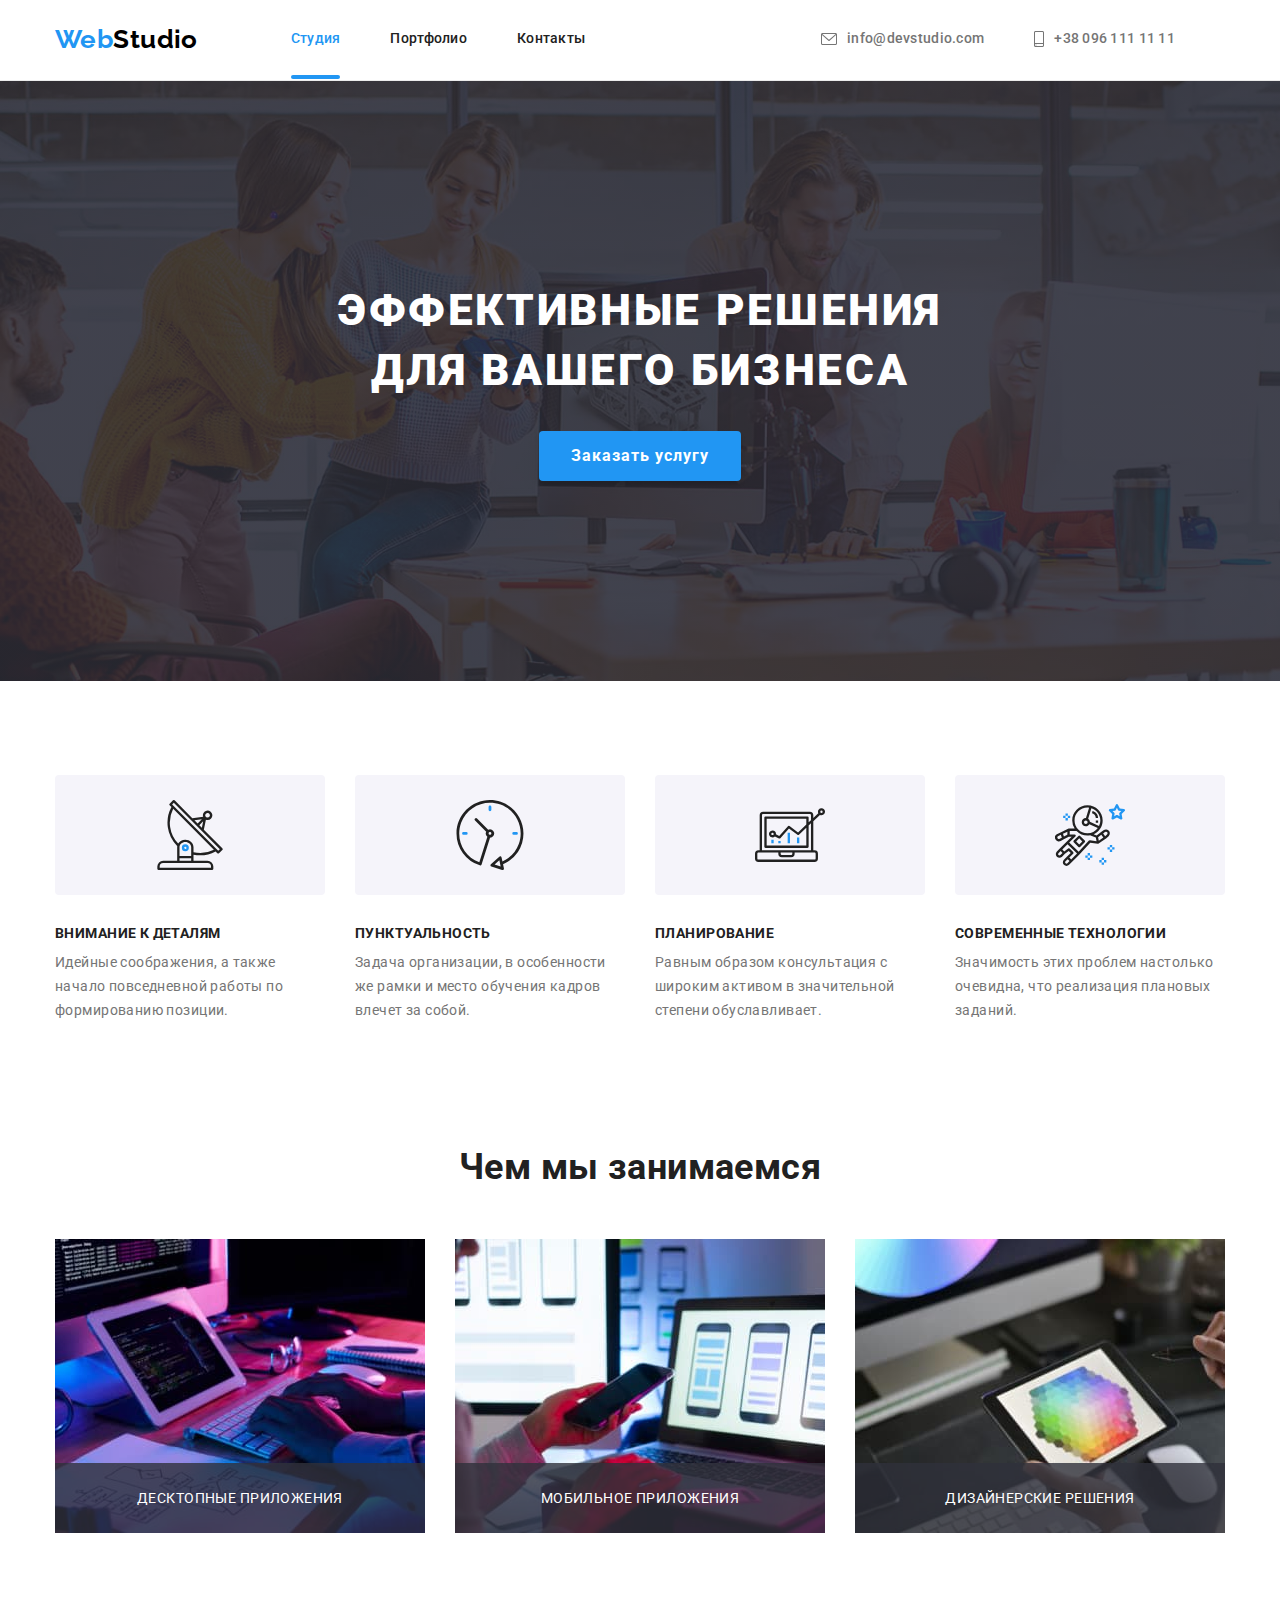
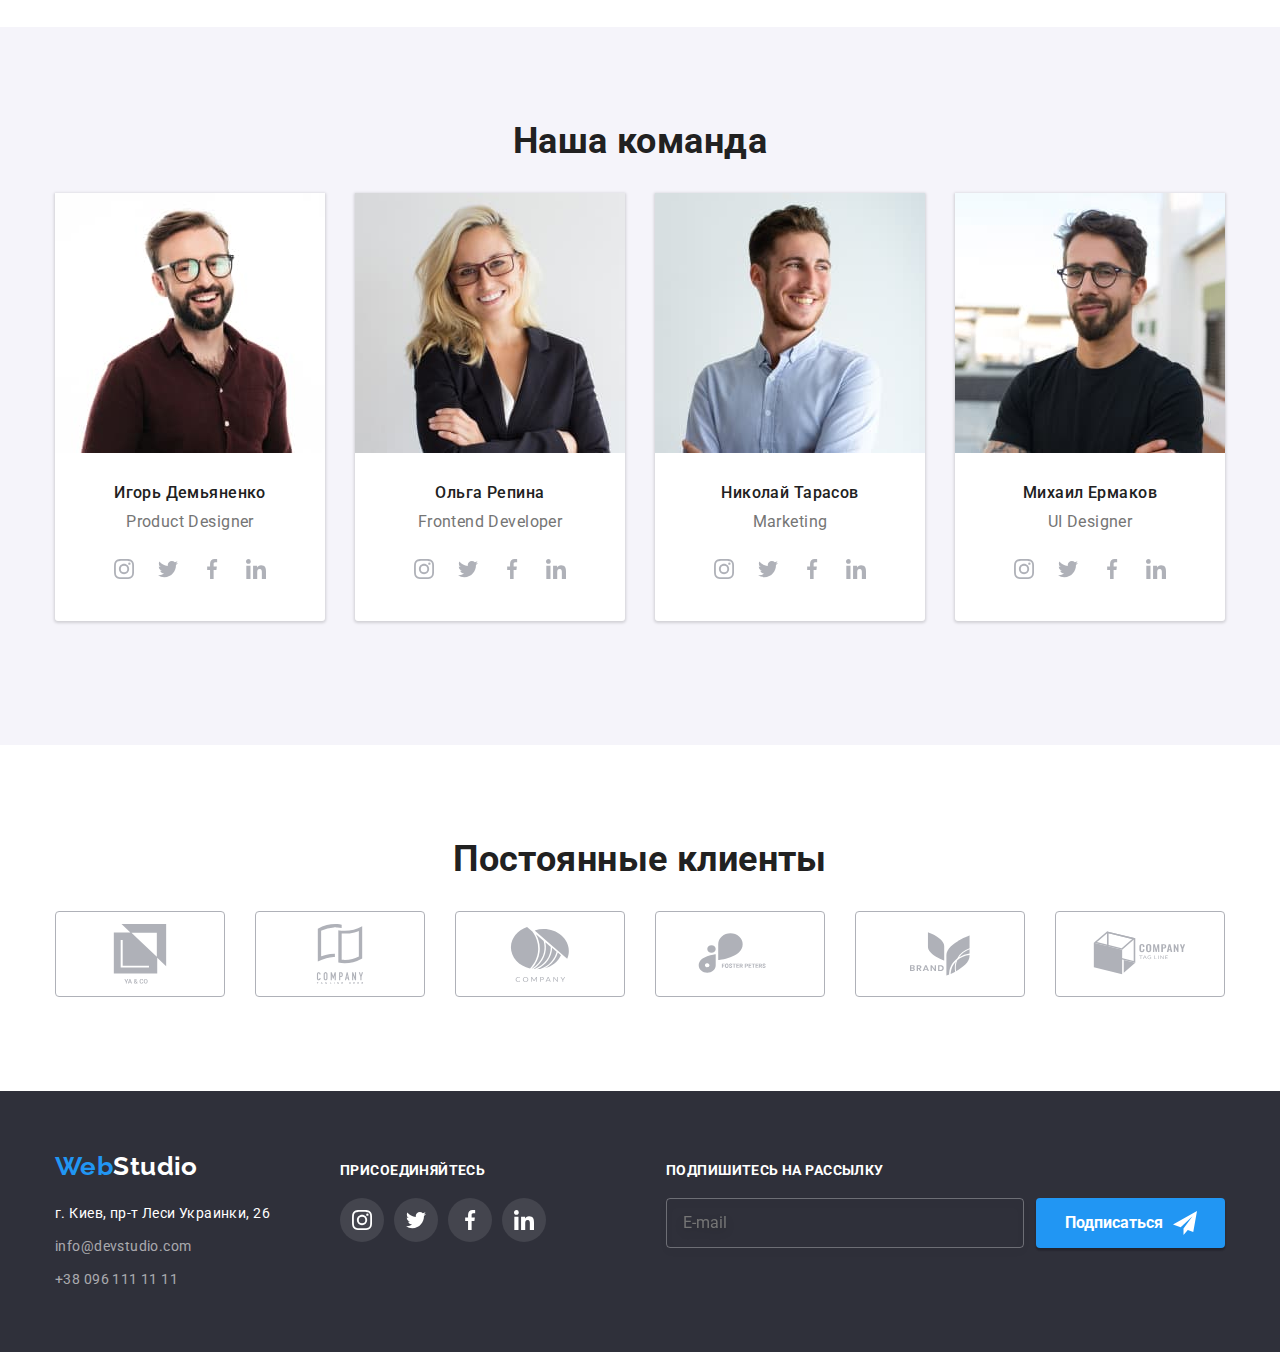
<file: index.html>
<!DOCTYPE html>
<html lang="ru">
   <head>
      <meta charset="UTF-8" />
      <meta http-equiv="X-UA-Compatible" content="IE=edge" />
      <meta name="viewport" content="width=device-width, initial-scale=1.0" />
      <title>studio</title>
      <!-- <link rel="stylesheet" href="css/modern-normalize.css" /> -->
      <link rel="preconnect" href="https://fonts.gstatic.com" />
      <link
         href="https://fonts.googleapis.com/css2?family=Raleway:wght@700&family=Roboto:wght@400;500;700;900&display=swap"
         rel="stylesheet"
      />

      <!-- <link rel="stylesheet" href="css/style.css" /> -->
      <link rel="stylesheet" href="./css/main.min.css">
   </head>
   <body>
      
      <header class="head">
         <div class="container head__container">
         <nav class="head__nav">
         <a class="logo logo_head link" href="./index.html"><span class="logo_left">Web</span>Studio</a>
         <ul class="menu list">
             <li class="menu__item">
                 <a class="menu__link link current" href="./index.html">Студия</a>
              </li>
             <li class="menu__item">
                 <a class="menu__link link"  href="./portfolio.html" >Портфолио</a>
              </li>
             <li class="menu__item">
                 <a class="menu__link link" href="">Контакты</a>
              </li>
         </ul>
         </nav>
         <button type="button" class="head__mob-menu-btn" data-menu-button>
             <svg class="head__mob-menu-icon">
                 <use href="./images/icons/sprite.svg#open-menu"></use>
             </svg>
         </button>
         <ul class="menu-contact list">
             <li class="menu-contact__item">
                 <a class="menu-contact__link mail link" href="mailto:info@devstudio.com">
                  <svg class="menu-contact__icon_mail">
                     <use href="./images/icons/sprite.svg#icon-envelope"></use>
                  </svg>
                  info@devstudio.com</a></li>
             <li class="menu-contact__item">
                 <a class="menu-contact__link tel link" href="tel:+380961111111">
                  <svg class="menu-contact__icon_tel">
                     <use href="./images/icons/sprite.svg#icon-phone"></use>
                  </svg>
                  +38 096 111 11 11</a></li>
         </ul>
      </div>
      <div class="mob-menu" data-menu>
          <div class="mob-menu__container container">
              <button class="mob-menu__close-btn" data-menu-close>
                  <svg class="mob-menu__close-btn-icon" width="30" height="30">
                      <use href="./images/icons/sprite.svg#close-menu"></use>
                  </svg>
              </button>
              <div class="mob-menu__list-container">
                  <div class="mob-menu__nav-container">
                      <ul class="mob-menu__nav list">
                          <li class="mob-menu__item"><a href="./index.html" class="mob-menu__link link current">Студия</a></li>
                          <li class="mob-menu__item"><a href="./portfolio.html" class="mob-menu__link link">Портфолио</a></li>
                          <li class="mob-menu__item"><a href="" class="mob-menu__link link">Контакты</a></li>
                      </ul>
                  </div>
                  <div class="mob-menu__contact-container">
                      <ul class="mob-menu__contact list">
                          <li class="mob-menu__contact-item"><a href="tel:+380961111111" class="mob-menu__contact-link tel-link link">
                                  +38 096 111 11 11</a></li>
                          <li class="mob-menu__contact-item"><a href="mailto:info@devstudio.com"
                                  class="mob-menu__contact-link mail-link link">
                                  info@devstudio.com</a></li>
                      </ul>
                      <ul class="mob-menu__social list">
                          <li class="mob-menu__social-item"><a href="" class="mob-menu__social-link link">Instagram</a></li>
                          <li class="mob-menu__social-item"><a href="" class="mob-menu__social-link link">Twitter</a></li>
                          <li class="mob-menu__social-item"><a href="" class="mob-menu__social-link link">Facebook</a></li>
                          <li class="mob-menu__social-item"><a href="" class="mob-menu__social-link link">LinkedIn</a></li>
                      </ul>
                  </div>
              </div>
              
          </div>
      </div>
     </header> 

      <main>
         <!-- Hero -->
         <section class="hero">
            <div class="container">
               <h1 class="hero__title">
                  Эффективные решения <br> для вашего бизнеса
               </h1>
                  <button class="hero__button" type="button" data-modal-open>
                     Заказать услугу
                  </button>
            </div>      
         </section>

         <!-- Feature List -->
         <section class="section">
            <div class="container">
               <!-- Hidden h2 -->
               <h2 class="section-title hidden">Особенности</h2>
               
               <ul class="features">   
                     <li class="features__item">
                        <div class="features__icon">
                           <svg width="70" height="70">
                              <use href="./images/icons/sprite.svg#icon-antenna"></use>
                           </svg>
                        </div> 
                           <h3 class="features__title">Внимание к деталям</h3>
                           <p class="features__text">
                              Идейные соображения, а также начало повседневной работы
                              по формированию позиции.
                           </p>
                     </li>
                     <li class="features__item">
                        <div class="features__icon">
                           <svg width="70" height="70">
                              <use href="./images/icons/sprite.svg#icon-clock"></use>
                           </svg>
                        </div> 
                           <h3 class="features__title">Пунктуальность</h3>
                           <p class="features__text">
                              Задача организации, в особенности же рамки и место
                              обучения кадров влечет за собой.
                           </p>
                     </li>
                     <li class="features__item">
                        <div class="features__icon">
                           <svg width="70" height="70">
                              <use href="./images/icons/sprite.svg#icon-diagram"></use>
                           </svg>
                        </div> 
                           <h3 class="features__title">Планирование</h3>
                           <p class="features__text">
                              Равным образом консультация с широким активом в
                              значительной степени обуславливает.
                           </p>
                     </li>
                     <li class="features__item">
                        <div class="features__icon">
                           <svg width="70" height="70">
                              <use href="./images/icons/sprite.svg#icon-astronaut"></use>
                           </svg>
                        </div> 
                           <h3 class="features__title">Современные технологии</h3>
                           <p class="features__text">
                              Значимость этих проблем настолько очевидна, что
                              реализация плановых заданий.
                           </p>
                     </li> 
               </ul>
            </div>
         </section>

         <!-- What we do -->
         <section class="section-no-padding">
            <div class="container">
               <div class="business">
                  <h2 class="section-title">Чем мы занимаемся</h2>
                  <ul class="business__list">
                     <li class="business__item">
                        <div class="business__item__card">
                           <img
                           class="card-thumb__img"
                           srcset="
                             ./images/desktop-doing-1-1x.jpg 1x,
                             ./images/desktop-doing-1-2x.jpg 2x
                           "
                           src="./images/desktop-doing-1-1x.jpg"
                           alt="дисплей планшета"
                           width="370"
                         />
                           <p class="business__item__card__label">Десктопные приложения</p>
                        </div>   
                     </li>
                     <li class="business__item">
                        <div class="business__item__card">
                           <img
                           srcset="
                             ./images/desktop-doing-2-1x.jpg 1x,
                             ./images/desktop-doing-2-2x.jpg 2x
                           "
                           src="./images/desktop-doing-2-1x.jpg"
                           alt="включенный ноутбук"
                           width="370"
                         />
                           <p class="business__item__card__label">Мобильное приложения</p>
                        </div>   
                     </li>
                     <li class="business__item">
                        <div class="business__item__card">
                           <img
                           class="card-thumb__img"
                           srcset="
                             ./images/desktop-doing-3-1x.jpg 1x,
                             ./images/desktop-doing-3-2x.jpg 2x
                           "
                           src="./images/desktop-doing-3-1x.jpg"
                           alt="планшет в руках женщины"
                           width="370"
                         />
                           <p class="business__item__card__label">Дизайнерские решения</p>
                        </div>   
                     </li>
                  </ul>
               </div>
            </div>
         </section>

         <!-- Our team -->
         <section class="section our-team">
            <div class="container">
               <div class="team-members">
                  <h2 class="section-title">Наша команда</h2>
                  <ul class="team-members__list" >
                     <li class="team-members__item">
                        <picture>
                           <source
                             srcset="
                               ./images/desktop-staff1-1x.jpg,
                               ./images/desktop-staff1-2x.jpg 2x
                             "
                             media="(min-width: 1200px)"
                           />
                           <source
                             srcset="
                               ./images/tablet-staff1-1x.jpg,
                               ./images/tablet-staff1-2x.jpg 2x
                             "
                             media="(min-width: 768px)"
                           />
                           <source
                             srcset="
                               ./images/mobile-staff1-1x.jpg,
                               ./images/mobile-staff1-2x.jpg 2x
                             "
                             media="(min-width: 320px)"
                           />
                           <img
                             class="card-thumb__img"
                             src="./images/mobile-staff1-1x.jpg"
                             alt="Игорь Демьяненко"
                             width="450"
                           />
                         </picture>
                        <div class="card-description">
                              <h3 class="team-members__name">Игорь Демьяненко</h3>
                              <p class="team-members__profession">Product Designer</p>
                              <ul class="team-socials">
                                 <li>
                                    <a class="team-socials__link" href="">
                                       <svg class="team-socials__icon">
                                          <use href="./images/icons/sprite.svg#icon-instagram"></use>
                                       </svg>
                                    </a>
                                 </li>
                                 <li>
                                    <a class="team-socials__link" href="">
                                       <svg class="team-socials__icon">
                                          <use href="./images/icons/sprite.svg#icon-twitter"></use>
                                       </svg>
                                    </a>
                                 </li>
                                 <li>
                                    <a class="team-socials__link" href="">
                                       <svg class="team-socials__icon">
                                          <use href="./images/icons/sprite.svg#icon-facebook"></use>
                                       </svg>
                                    </a>
                                 </li>
                                 <li>
                                    <a class="team-socials__link" href="">
                                       <svg class="team-socials__icon">
                                          <use href="./images/icons/sprite.svg#icon-linkedin"></use>
                                       </svg>
                                    </a>
                                 </li>
                              </ul>
                           </div>
                     </li>
                     <li class="team-members__item">
                        <picture>
                           <source
                             srcset="
                               ./images/desktop-staff2-1x.jpg,
                               ./images/desktop-staff2-2x.jpg 2x
                             "
                             media="(min-width: 1200px)"
                           />
                           <source
                             srcset="
                               ./images/tablet-staff2-1x.jpg,
                               ./images/tablet-staff2-2x.jpg 2x
                             "
                             media="(min-width: 768px)"
                           />
                           <source
                             srcset="
                               ./images/mobile-staff2-1x.jpg,
                               ./images/mobile-staff2-2x.jpg 2x
                             "
                             media="(min-width: 320px)"
                           />
                           <img
                             class="card-thumb__img"
                             src="./images/mobile-staff2-1x.jpg"
                             alt="Ольга Репина"
                             width="450"
                           />
                         </picture>
                        <div class="card-description">
                           <h3 class="team-members__name">Ольга Репина</h3>
                           <p class="team-members__profession">Frontend Developer</p>
                           <ul class="team-socials">
                              <li>
                                 <a class="team-socials__link" href="">
                                    <svg class="team-socials__icon">
                                       <use href="./images/icons/sprite.svg#icon-instagram"></use>
                                    </svg>
                                 </a>
                              </li>
                              <li>
                                 <a class="team-socials__link" href="">
                                    <svg class="team-socials__icon">
                                       <use href="./images/icons/sprite.svg#icon-twitter"></use>
                                    </svg>
                                 </a>
                              </li>
                              <li>
                                 <a class="team-socials__link" href="">
                                    <svg class="team-socials__icon">
                                       <use href="./images/icons/sprite.svg#icon-facebook"></use>
                                    </svg>
                                 </a>
                              </li>
                              <li>
                                 <a class="team-socials__link" href="">
                                    <svg class="team-socials__icon">
                                       <use href="./images/icons/sprite.svg#icon-linkedin"></use>
                                    </svg>
                                 </a>
                              </li>
                           </ul>
                        </div>
                     </li>
                     <li class="team-members__item">
                        <picture>
                           <source
                             srcset="
                               ./images/desktop-staff3-1x.jpg,
                               ./images/desktop-staff3-2x.jpg 2x
                             "
                             media="(min-width: 1200px)"
                           />
                           <source
                             srcset="
                               ./images/tablet-staff3-1x.jpg,
                               ./images/tablet-staff3-2x.jpg 2x
                             "
                             media="(min-width: 768px)"
                           />
                           <source
                             srcset="
                               ./images/mobile-staff3-1x.jpg,
                               ./images/mobile-staff3-2x.jpg 2x
                             "
                             media="(min-width: 320px)"
                           />
                           <img
                             class="card-thumb__img"
                             src="./images/mobile-staff3-1x.jpg"
                             alt="Николай Тарасовы"
                             width="450"
                           />
                         </picture>
                        <div class="card-description">
                           <h3 class="team-members__name">Николай Тарасов</h3>
                           <p class="team-members__profession">Marketing</p>
                           <ul class="team-socials">
                              <li>
                                 <a class="team-socials__link" href="">
                                    <svg class="team-socials__icon">
                                       <use href="./images/icons/sprite.svg#icon-instagram"></use>
                                    </svg>
                                 </a>
                              </li>
                              <li>
                                 <a class="team-socials__link" href="">
                                    <svg class="team-socials__icon">
                                       <use href="./images/icons/sprite.svg#icon-twitter"></use>
                                    </svg>
                                 </a>
                              </li>
                              <li>
                                 <a class="team-socials__link" href="">
                                    <svg class="team-socials__icon">
                                       <use href="./images/icons/sprite.svg#icon-facebook"></use>
                                    </svg>
                                 </a>
                              </li>
                              <li>
                                 <a class="team-socials__link" href="">
                                    <svg class="team-socials__icon">
                                       <use href="./images/icons/sprite.svg#icon-linkedin"></use>
                                    </svg>
                                 </a>
                              </li>
                           </ul>
                        </div>
                     </li>
                     <li class="team-members__item">
                        <picture>
                           <source
                             srcset="
                               ./images/desktop-staff4-1x.jpg,
                               ./images/desktop-staff4-2x.jpg 2x
                             "
                             media="(min-width: 1200px)"
                           />
                           <source
                             srcset="
                               ./images/tablet-staff4-1x.jpg,
                               ./images/tablet-staff4-2x.jpg 2x
                             "
                             media="(min-width: 768px)"
                           />
                           <source
                             srcset="
                               ./images/mobile-staff4-1x.jpg,
                               ./images/mobile-staff4-2x.jpg 2x
                             "
                             media="(min-width: 320px)"
                           />
                           <img
                             class="card-thumb__img"
                             src="./images/mobile-staff4-1x.jpg"
                             alt="Михаил Ермаков"
                             width="450"
                           />
                         </picture>
                        <div class="card-description">
                           <h3 class="team-members__name">Михаил Ермаков</h3>
                           <p class="team-members__profession">UI Designer</p>
                           <ul class="team-socials">
                              <li>
                                 <a class="team-socials__link" href="">
                                    <svg class="team-socials__icon">
                                       <use href="./images/icons/sprite.svg#icon-instagram"></use>
                                    </svg>
                                 </a>
                              </li>
                              <li>
                                 <a class="team-socials__link" href="">
                                    <svg class="team-socials__icon">
                                       <use href="./images/icons/sprite.svg#icon-twitter"></use>
                                    </svg>
                                 </a>
                              </li>
                              <li>
                                 <a class="team-socials__link" href="">
                                    <svg class="team-socials__icon">
                                       <use href="./images/icons/sprite.svg#icon-facebook"></use>
                                    </svg>
                                 </a>
                              </li>
                              <li>
                                 <a class="team-socials__link" href="">
                                    <svg class="team-socials__icon">
                                       <use href="./images/icons/sprite.svg#icon-linkedin"></use>
                                    </svg>
                                 </a>
                              </li>
                           </ul>
                        </div>
                     </li>
                  </ul>
               </div>
            </div>
         </section>

         <!-- Our clients-->
         <section class="section">
            <div class="container ">
               <h2 class="section-title">Постоянные клиенты</h2>
               <ul class="clients">
                  <li class="clients__item">
                     <a href="" class="clients__link">
                        <svg class="clients__icon" width="106" height="60">
                           <use href="./images/icons/sprite.svg#icon-logo1"></use>
                        </svg>
                     </a>
                  </li>
                  <li class="clients__item">
                     <a href="" class="clients__link">
                        <svg class="clients__icon" width="106" height="60">
                           <use href="./images/icons/sprite.svg#icon-logo2"></use>
                        </svg>
                     </a>
                  </li>
                  <li class="clients__item">
                     <a href="" class="clients__link">
                        <svg class="clients__icon" width="106" height="60">
                           <use href="./images/icons/sprite.svg#icon-logo3"></use>
                        </svg>
                     </a>
                  </li>
                  <li class="clients__item">
                     <a href="" class="clients__link">
                        <svg class="clients__icon" width="106" height="60">
                           <use href="./images/icons/sprite.svg#icon-logo4"></use>
                        </svg>
                     </a>
                  </li>
                  <li class="clients__item">
                     <a href="" class="clients__link">
                        <svg class="clients__icon" width="106" height="60">
                           <use href="./images/icons/sprite.svg#icon-logo5"></use>
                        </svg>
                     </a>
                  </li>
                  <li class="clients__item">
                     <a href="" class="clients__link">
                        <svg class="clients__icon" width="106" height="60">
                           <use href="./images/icons/sprite.svg#icon-logo6"></use>
                        </svg>
                     </a>
                  </li>
               </ul>
            </div>
         </section>
      </main>
      

      <footer class="footer">
         <div class="container footer__box">
            <div class="footer-contacts">
               <div class="logo-container"><a class="footer-logo-link link" href="./index.html"><span class="logo_left">Web</span>Studio</a>
               </div>

            <!-- Address Section -->
            <address class="address">
               <ul class="address__list">
                  <li class="address__item">г. Киев, пр-т Леси Украинки, 26
                  </li>
                  <li class="address__item">
                     <a href="mailto:info@devstudio.com">info@devstudio.com</a>
                  </li>
                  <li class="address__item"><a href="tel:+380961111111">+38 096 111 11 11</a>
                  </li>
               </ul>
            </address>
            </div>
            
            <div class="footer__socials">
               <h3>Присоединяйтесь</h3>
               <ul class="footer__socials__list">
                  <li class="footer__socials__item">
                     <a class="footer__socials__link" href="">
                        <svg class="footer__socials__icon">
                           <use href="./images/icons/sprite.svg#icon-instagram2"></use>
                        </svg>
                     </a>
                  </li>
                  <li class="footer__socials__item">
                     <a class="footer__socials__link" href="">
                        <svg class="footer__socials__icon">
                           <use href="./images/icons/sprite.svg#icon-twitter2"></use>
                        </svg>
                     </a>
                  </li>
                  <li class="footer__socials__item">
                     <a class="footer__socials__link" href="">
                        <svg class="footer__socials__icon">
                           <use href="./images/icons/sprite.svg#icon-facebook2"></use>
                        </svg>
                     </a>
                  </li>
                  <li class="footer__socials__item">
                     <a class="footer__socials__link" href="">
                        <svg class="footer__socials__icon">
                           <use href="./images/icons/sprite.svg#icon-linkedin2"></use>
                        </svg>
                     </a>
                  </li>
               </ul>
            </div>

            <div class="subscribe">
               <form class="subscribe__form">
                 <label class="subscribe__label" for="subscribe__email"
                   >Подпишитесь на рассылку</label
                 >
                 <div class="subscribe__field">
                   <input
                     class="subscribe__email"
                     type="email"
                     name="email"
                     id="subscribe__email"
                     placeholder="E-mail"
                   />
                   <button class="subscribe__button" type="submit">
                     Подписаться
                     <svg class="icon-send" width="24" height="24">
                       <use href="./images/icons/sprite.svg#icon-send"></use>
                     </svg>
                   </button>
                 </div>
               </form>
             </div>
         </div>
      </footer>

      <!-- Модальное окно -->
      <div class="backdrop is-hidden" data-modal>
         <div class="modal">
           <button class="modal__button__close" type="button" data-modal-close>
             <svg class="icon-close" width="11" height="11">
               <use href="./images/icons/sprite.svg#icon-close"></use>
             </svg>
           </button>
             <form class="form__order">
               <p class="modal__text">Оставьте свои данные, мы вам перезвоним</p>
               <label class="field"
                 >Имя
                 <input class="field__input" type="text" name="name" />
                 <svg class="field__icon" width="18" height="18">
                   <use href="./images/icons/sprite.svg#icon-person"></use>
                 </svg>
               </label>
   
               <label class="field"
                 >Телефон
                 <input class="field__input" type="tel" name="phone" />
                 <svg class="field__icon" width="18" height="18">
                   <use href="./images/icons/sprite.svg#icon-phone"></use>
                 </svg>
               </label>
   
               <label class="field"
                 >Почта
                 <input class="field__input" type="email" name="email" />
                 <svg class="field__icon" width="18" height="18">
                   <use href="./images/icons/sprite.svg#icon-email"></use>
                 </svg>
               </label>
               <label class="field field__note"
                 >Комментарий
                 <textarea
                   class="field__input order-note"
                   name="note"
                   rows="5"
                   placeholder="Введите текст"
                  ></textarea>
               </label>
   
               <div class="checkbox__form">
                 <label class="checkbox__label">
                   <input
                     class="checkbox__order"
                     type="checkbox"
                     name="checkbox"
                     value="yes"
                   /><svg class="checkbox__icon" width="16" height="15">
                     <use href="./images/icons/sprite.svg#icon-check"></use>
                   </svg>
                   Соглашаюсь с рассылкой и принимаю &nbsp;
                   <a class="link-contract" href="#" target="_blank"
                     >Условия договора</a>
                  </label
                 >
                 <button class="checkbox__submit__button" type="submit">
                   Отправить
                 </button>
               </div>
             </form>
         </div>
       </div>
      <!-- Script -->
      <script src="./js/modal.js"></script>
      <script src="./js/mobile-menu.js"></script>
   </body>
</html>
</file>
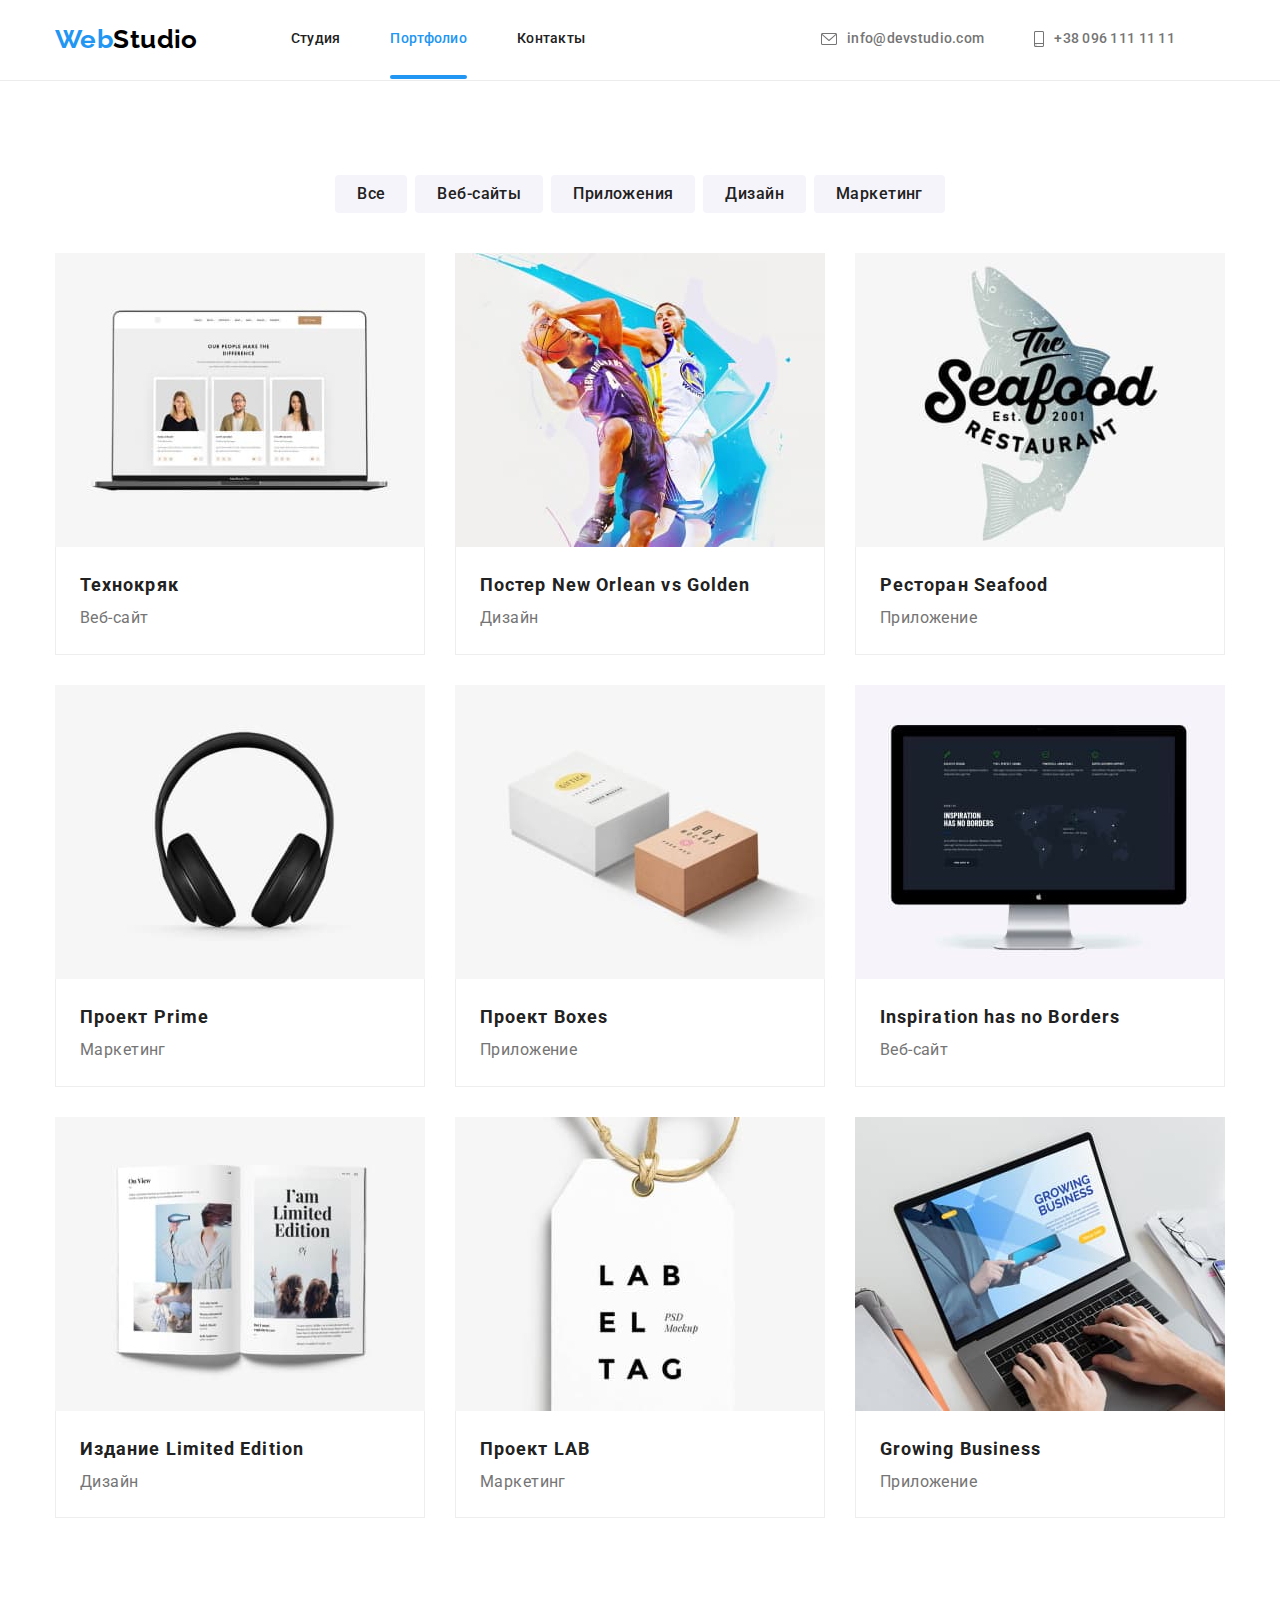
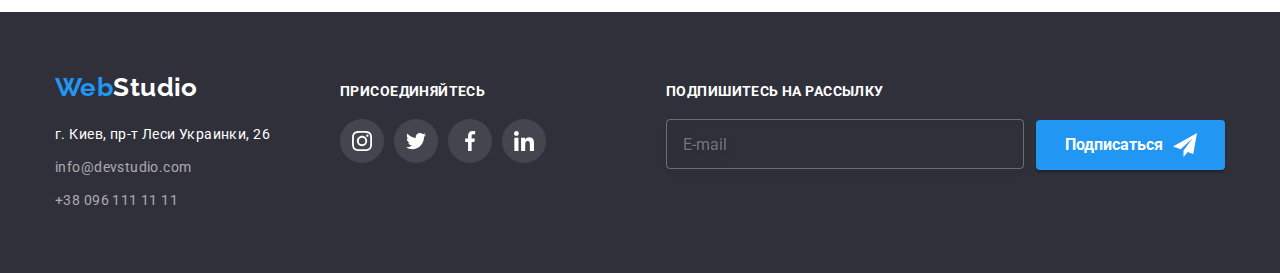
<file: portfolio.html>
<!DOCTYPE html>
<html lang="ru">
   <head>
      <meta charset="UTF-8" />
      <meta http-equiv="X-UA-Compatible" content="IE=edge" />
      <meta name="viewport" content="width=device-width, initial-scale=1.0" />
      <title>portfolio</title>
      <!-- <link rel="stylesheet" href="css/modern-normalize.css" /> -->
      <link rel="preconnect" href="https://fonts.gstatic.com" />
      <link
         href="https://fonts.googleapis.com/css2?family=Raleway:wght@700&family=Roboto:wght@400;500;700;900&display=swap"
         rel="stylesheet"
      />

      <!-- <link rel="stylesheet" href="css/style.css" /> -->
      <link rel="stylesheet" href="./css/main.min.css">
   </head>
   <body>

      <header class="head">
         <div class="container head__container">
         <nav class="head__nav">
         <a class="logo logo_head link" href="./index.html"><span class="logo_left">Web</span>Studio</a>
         <ul class="menu list">
             <li class="menu__item">
                 <a class="menu__link link" href="./index.html">Студия</a>
              </li>
             <li class="menu__item">
                 <a class="menu__link link current"  href="./portfolio.html" >Портфолио</a>
              </li>
             <li class="menu__item">
                 <a class="menu__link link" href="">Контакты</a>
              </li>
         </ul>
         </nav>
         <button type="button" class="head__mob-menu-btn" data-menu-button>
             <svg class="head__mob-menu-icon">
                 <use href="./images/icons/sprite.svg#open-menu"></use>
             </svg>
         </button>
         <ul class="menu-contact list">
             <li class="menu-contact__item">
                 <a class="menu-contact__link mail link" href="mailto:info@devstudio.com">
                  <svg class="menu-contact__icon_mail">
                     <use href="./images/icons/sprite.svg#icon-envelope"></use>
                  </svg>
                  info@devstudio.com</a></li>
             <li class="menu-contact__item">
                 <a class="menu-contact__link tel link" href="tel:+380961111111">
                  <svg class="menu-contact__icon_tel">
                     <use href="./images/icons/sprite.svg#icon-phone"></use>
                  </svg>
                  +38 096 111 11 11</a></li>
         </ul>
      </div>
      <div class="mob-menu" data-menu>
          <div class="mob-menu__container container">
              <button class="mob-menu__close-btn" data-menu-close>
                  <svg class="mob-menu__close-btn-icon" width="19" height="19">
                      <use href="./images/icons/sprite.svg#close-menu"></use>
                  </svg>
              </button>
              <div class="mob-menu__list-container">
                  <div class="mob-menu__nav-container">
                      <ul class="mob-menu__nav list">
                          <li class="mob-menu__item"><a href="./index.html" class="mob-menu__link link ">Студия</a></li>
                          <li class="mob-menu__item"><a href="./portfolio.html" class="mob-menu__link link current">Портфолио</a></li>
                          <li class="mob-menu__item"><a href="" class="mob-menu__link link">Контакты</a></li>
                      </ul>
                  </div>
                  <div class="mob-menu__contact-container">
                      <ul class="mob-menu__contact list">
                          <li class="mob-menu__contact-item"><a href="tel:+380961111111" class="mob-menu__contact-link tel-link link">
                                  +38 096 111 11 11</a></li>
                          <li class="mob-menu__contact-item"><a href="mailto:info@devstudio.com"
                                  class="mob-menu__contact-link mail-link link">
                                  info@devstudio.com</a></li>
                      </ul>
                      <ul class="mob-menu__social list">
                          <li class="mob-menu__social-item"><a href="" class="mob-menu__social-link link">Instagram</a></li>
                          <li class="mob-menu__social-item"><a href="" class="mob-menu__social-link link">Twitter</a></li>
                          <li class="mob-menu__social-item"><a href="" class="mob-menu__social-link link">Facebook</a></li>
                          <li class="mob-menu__social-item"><a href="" class="mob-menu__social-link link">LinkedIn</a></li>
                      </ul>
                  </div>
              </div>
              
          </div>
      </div>
     </header> 

      <main>

         <!-- Filter Section -->
         <section class="section">
            <div class="container">
               <!-- Hidden h2 -->
               <h2 class="section-title hidden">фильтр и примеры работ</h2>

               <ul class="filter">
                  <li class="filter__item"><button class="filter-link-blue" type="button">Все</button>
                  </li>
                  <li class="filter__item"><button type="button">Веб-сайты</button>
                  </li>
                  <li class="filter__item"><button type="button">Приложения</button>
                  </li>
                  <li class="filter__item"><button type="button">Дизайн</button>
                  </li>
                  <li class="filter__item"><button type="button">Маркетинг</button>
                  </li>
               </ul>

               <!-- Pattern Section -->
               <ul class="pattern">
                  <li class="pattern__item">
                        <a href="" class="pattern__link text">
                           <div class="card-thumb">
                            <picture>
                              <source
                                srcset="
                                  ./images/desktop-project1-1x.jpg,
                                  ./images/desktop-project1-2x.jpg 2x
                                "
                                media="(min-width: 1200px)"
                              />
                              <source
                                srcset="
                                  ./images/tablet-project1-1x.jpg,
                                  ./images/tablet-project1-2x.jpg 2x
                                "
                                media="(min-width: 768px)"
                              />
                              <source
                                srcset="
                                  ./images/mobile-project1-1x.jpg,
                                  ./images/mobile-project1-2x.jpg 2x
                                "
                                media="(min-width: 320px)"
                              />
                              <img
                                class="card-thumb__img"
                                src="./images/mobile-project1-1x.jpg"
                                alt="дизайн сайта"
                                width="450"
                              />
                            </picture>
                           <p class="overlay-text">
                              Технокряк это современная площадка распространения
                              коронавируса. Компании используют эту платформу для
                              цифрового шпионажа и атак на защищённые сервера конкурентов.
                            </p>
                           </div>     
                           <div class="pattern__card-description">
                              <h3>Технокряк</h3>
                              <p>Веб-сайт</p>
                           </div>
                        </a>
                  </li>
                  <li class="pattern__item">
                     <a href="" class="pattern__link text">
                        <div class="card-thumb">
                          <picture>
                            <source
                              srcset="
                                ./images/desktop-project2-1x.jpg,
                                ./images/desktop-project2-2x.jpg 2x
                              "
                              media="(min-width: 1200px)"
                            />
                            <source
                              srcset="
                                ./images/tablet-project2-1x.jpg,
                                ./images/tablet-project2-2x.jpg 2x
                              "
                              media="(min-width: 768px)"
                            />
                            <source
                              srcset="
                                ./images/mobile-project2-1x.jpg,
                                ./images/mobile-project2-2x.jpg 2x
                              "
                              media="(min-width: 320px)"
                            />
                            <img
                              class="card-thumb__img"
                              src="./images/mobile-project2-1x.jpg"
                              alt="дизайн постера"
                              width="450"
                            />
                          </picture>
                        <p class="overlay-text">
                              Технокряк это современная площадка распространения
                              коронавируса. Компании используют эту платформу для
                              цифрового шпионажа и атак на защищённые сервера конкурентов.
                            </p>
                        </div>
                        <div class="pattern__card-description">
                           <h3>Постер New Orlean vs Golden </h3>
                           <p>Дизайн</p>
                        </div>
                     </a>
                  </li>
                  <li class="pattern__item">
                     <a href="" class="pattern__link text">
                        <div class="card-thumb">
                          <picture>
                            <source
                              srcset="
                                ./images/desktop-project3-1x.jpg,
                                ./images/desktop-project3-2x.jpg 2x
                              "
                              media="(min-width: 1200px)"
                            />
                            <source
                              srcset="
                                ./images/tablet-project3-1x.jpg,
                                ./images/tablet-project3-2x.jpg 2x
                              "
                              media="(min-width: 768px)"
                            />
                            <source
                              srcset="
                                ./images/mobile-project3-1x.jpg,
                                ./images/mobile-project3-2x.jpg 2x
                              "
                              media="(min-width: 320px)"
                            />
                            <img
                              class="card-thumb__img"
                              src="./images/mobile-project3-1x.jpg"
                              alt="Приложение для ресторана"
                              width="450"
                            />
                          </picture>
                        <p class="overlay-text">
                              Технокряк это современная площадка распространения
                              коронавируса. Компании используют эту платформу для
                              цифрового шпионажа и атак на защищённые сервера конкурентов.
                            </p>
                        </div>
                        <div class="pattern__card-description">
                           <h3>Ресторан Seafood</h3>
                           <p>Приложение</p>
                        </div>
                     </a>       
                 </li>
                  <li class="pattern__item">
                     <a href="" class="pattern__link text">
                        <div class="card-thumb">
                          <picture>
                            <source
                              srcset="
                                ./images/desktop-project4-1x.jpg,
                                ./images/desktop-project4-2x.jpg 2x
                              "
                              media="(min-width: 1200px)"
                            />
                            <source
                              srcset="
                                ./images/tablet-project4-1x.jpg,
                                ./images/tablet-project4-2x.jpg 2x
                              "
                              media="(min-width: 768px)"
                            />
                            <source
                              srcset="
                                ./images/mobile-project4-1x.jpg,
                                ./images/mobile-project4-2x.jpg 2x
                              "
                              media="(min-width: 320px)"
                            />
                            <img
                              class="card-thumb__img"
                              src="./images/mobile-project4-1x.jpg"
                              alt="наушники"
                              width="450"
                            />
                          </picture>
                        <p class="overlay-text">
                              Технокряк это современная площадка распространения
                              коронавируса. Компании используют эту платформу для
                              цифрового шпионажа и атак на защищённые сервера конкурентов.
                            </p>
                        </div>
                        <div class="pattern__card-description">
                           <h3>Проект Prime</h3>
                           <p>Маркетинг</p>
                        </div>
                     </a>
                  </li>
                  <li class="pattern__item">
                     <a href="" class="pattern__link text">
                        <div class="card-thumb">
                          <picture>
                            <source
                              srcset="
                                ./images/desktop-project5-1x.jpg,
                                ./images/desktop-project5-2x.jpg 2x
                              "
                              media="(min-width: 1200px)"
                            />
                            <source
                              srcset="
                                ./images/tablet-project5-1x.jpg,
                                ./images/tablet-project5-2x.jpg 2x
                              "
                              media="(min-width: 768px)"
                            />
                            <source
                              srcset="
                                ./images/mobile-project5-1x.jpg,
                                ./images/mobile-project5-2x.jpg 2x
                              "
                              media="(min-width: 320px)"
                            />
                            <img
                              class="card-thumb__img"
                              src="./images/mobile-project5-1x.jpg"
                              alt="две картонные коробки"
                              width="450"
                            />
                          </picture>
                        <p class="overlay-text">
                              Технокряк это современная площадка распространения
                              коронавируса. Компании используют эту платформу для
                              цифрового шпионажа и атак на защищённые сервера конкурентов.
                            </p>
                        </div>
                        <div class="pattern__card-description">
                           <h3>Проект Boxes</h3>
                           <p>Приложение</p>
                        </div>
                     </a>
                  </li>
                  <li class="pattern__item">
                     <a href="" class="pattern__link text">
                        <div class="card-thumb">
                          <picture>
                            <source
                              srcset="
                                ./images/desktop-project6-1x.jpg,
                                ./images/desktop-project6-2x.jpg 2x
                              "
                              media="(min-width: 1200px)"
                            />
                            <source
                              srcset="
                                ./images/tablet-project6-1x.jpg,
                                ./images/tablet-project6-2x.jpg 2x
                              "
                              media="(min-width: 768px)"
                            />
                            <source
                              srcset="
                                ./images/mobile-project6-1x.jpg,
                                ./images/mobile-project6-2x.jpg 2x
                              "
                              media="(min-width: 320px)"
                            />
                            <img
                              class="card-thumb__img"
                              src="./images/mobile-project6-1x.jpg"
                              alt="монитор"
                              width="450"
                            />
                          </picture>
                        <p class="overlay-text">
                              Технокряк это современная площадка распространения
                              коронавируса. Компании используют эту платформу для
                              цифрового шпионажа и атак на защищённые сервера конкурентов.
                            </p>
                        </div>
                        <div class="pattern__card-description">
                           <h3>Inspiration has no Borders</h3>
                           <p>Веб-сайт</p>
                        </div>
                     </a>
                  </li>
                  <li class="pattern__item">
                     <a href="" class="pattern__link text">
                        <div class="card-thumb">
                          <picture>
                            <source
                              srcset="
                                ./images/desktop-project7-1x.jpg,
                                ./images/desktop-project7-2x.jpg 2x
                              "
                              media="(min-width: 1200px)"
                            />
                            <source
                              srcset="
                                ./images/tablet-project7-1x.jpg,
                                ./images/tablet-project7-2x.jpg 2x
                              "
                              media="(min-width: 768px)"
                            />
                            <source
                              srcset="
                                ./images/mobile-project7-1x.jpg,
                                ./images/mobile-project7-2x.jpg 2x
                              "
                              media="(min-width: 320px)"
                            />
                            <img
                              class="card-thumb__img"
                              src="./images/mobile-project7-1x.jpg"
                              alt="открытый журнал"
                              width="450"
                            />
                          </picture>
                        <p class="overlay-text">
                              Технокряк это современная площадка распространения
                              коронавируса. Компании используют эту платформу для
                              цифрового шпионажа и атак на защищённые сервера конкурентов.
                            </p>
                        </div>
                        <div class="pattern__card-description">
                           <h3>Издание Limited Edition</h3>
                           <p>Дизайн</p>
                        </div>
                     </a>
                  </li>
                  <li class="pattern__item">
                     <a href="" class="pattern__link text">
                        <div class="card-thumb">
                          <picture>
                            <source
                              srcset="
                                ./images/desktop-project8-1x.jpg,
                                ./images/desktop-project8-2x.jpg 2x
                              "
                              media="(min-width: 1200px)"
                            />
                            <source
                              srcset="
                                ./images/tablet-project8-1x.jpg,
                                ./images/tablet-project8-2x.jpg 2x
                              "
                              media="(min-width: 768px)"
                            />
                            <source
                              srcset="
                                ./images/mobile-project8-1x.jpg,
                                ./images/mobile-project8-2x.jpg 2x
                              "
                              media="(min-width: 320px)"
                            />
                            <img
                              class="card-thumb__img"
                              src="./images/mobile-project8-1x.jpg"
                              alt="бирка"
                              width="450"
                            />
                          </picture>
                        <p class="overlay-text">
                              Технокряк это современная площадка распространения
                              коронавируса. Компании используют эту платформу для
                              цифрового шпионажа и атак на защищённые сервера конкурентов.
                            </p>
                        </div>
                        <div class="pattern__card-description">
                           <h3>Проект LAB</h3>
                           <p>Маркетинг</p>
                        </div>
                     </a>
                  </li>
                  <li class="pattern__item">
                     <a href="" class="pattern__link text">
                        <div class="card-thumb">
                          <picture>
                            <source
                              srcset="
                                ./images/desktop-project9-1x.jpg,
                                ./images/desktop-project9-2x.jpg 2x
                              "
                              media="(min-width: 1200px)"
                            />
                            <source
                              srcset="
                                ./images/tablet-project9-1x.jpg,
                                ./images/tablet-project9-2x.jpg 2x
                              "
                              media="(min-width: 768px)"
                            />
                            <source
                              srcset="
                                ./images/mobile-project9-1x.jpg,
                                ./images/mobile-project9-2x.jpg 2x
                              "
                              media="(min-width: 320px)"
                            />
                            <img
                              class="card-thumb__img"
                              src="./images/mobile-project9-1x.jpg"
                              alt="ноутбук"
                              width="450"
                            />
                          </picture>
                        <p class="overlay-text">
                              Технокряк это современная площадка распространения
                              коронавируса. Компании используют эту платформу для
                              цифрового шпионажа и атак на защищённые сервера конкурентов.
                            </p>
                        </div>
                        <div class="pattern__card-description">
                           <h3>Growing Business</h3>
                           <p>Приложение</p>
                        </div>
                     </a>
                  </li>
               </ul>
            </div>
         </section>
      </main>

      <footer class="footer">
        <div class="container footer__box">
           <div class="footer-contacts">
              <div class="logo-container"><a class="footer-logo-link link" href="./index.html"><span class="logo_left">Web</span>Studio</a>
              </div>

           <!-- Address Section -->
           <address class="address">
              <ul class="address__list">
                 <li class="address__item">г. Киев, пр-т Леси Украинки, 26
                 </li>
                 <li class="address__item">
                    <a href="mailto:info@devstudio.com">info@devstudio.com</a>
                 </li>
                 <li class="address__item"><a href="tel:+380961111111">+38 096 111 11 11</a>
                 </li>
              </ul>
           </address>
           </div>
           
           <div class="footer__socials">
              <h3>Присоединяйтесь</h3>
              <ul class="footer__socials__list">
                 <li class="footer__socials__item">
                    <a class="footer__socials__link" href="">
                       <svg class="footer__socials__icon">
                          <use href="./images/icons/sprite.svg#icon-instagram2"></use>
                       </svg>
                    </a>
                 </li>
                 <li class="footer__socials__item">
                    <a class="footer__socials__link" href="">
                       <svg class="footer__socials__icon">
                          <use href="./images/icons/sprite.svg#icon-twitter2"></use>
                       </svg>
                    </a>
                 </li>
                 <li class="footer__socials__item">
                    <a class="footer__socials__link" href="">
                       <svg class="footer__socials__icon">
                          <use href="./images/icons/sprite.svg#icon-facebook2"></use>
                       </svg>
                    </a>
                 </li>
                 <li class="footer__socials__item">
                    <a class="footer__socials__link" href="">
                       <svg class="footer__socials__icon">
                          <use href="./images/icons/sprite.svg#icon-linkedin2"></use>
                       </svg>
                    </a>
                 </li>
              </ul>
           </div>

           <div class="subscribe">
              <form class="subscribe__form">
                <label class="subscribe__label" for="subscribe__email"
                  >Подпишитесь на рассылку</label
                >
                <div class="subscribe__field">
                  <input
                    class="subscribe__email"
                    type="email"
                    name="email"
                    id="subscribe__email"
                    placeholder="E-mail"
                  />
                  <button class="subscribe__button" type="submit">
                    Подписаться
                    <svg class="icon-send" width="24" height="24">
                      <use href="./images/icons/sprite.svg#icon-send"></use>
                    </svg>
                  </button>
                </div>
              </form>
            </div>
        </div>
     </footer>
      <!-- Script -->
      <script src="./js/mobile-menu.js"></script>
      
   </body>
</html>
</file>
<file: css/style.css>
/* цвет основного текста : #212121;
 */

 /* цвет вторичного текста : #757575;
 */

 /* белый #FFFFFF */

 /* акцет #2196F3 */

 /*основной цвет фона #FFFFFF  */

/* вторичный цвет фона #F5F4FA */

:root {
   --main-font: "Roboto", sans-serif;
   --main-color: #fff;
   --main-text-color: #212121;
   --second-text-color: #757575;
   --text-color-transparent: rgba(255, 255, 255, 0.6);
   --special-color: #2196f3;
   --second-special-color: #188CE8;
   --overlay-bg-color: #2196F3;
   --social-icon-color: #AFB1B8;
   --bg-hero-footer: #2f303a;
   --bg-team-filter: #f5f4fa;
   --background-backdrop: rgba(0, 0, 0, 0.2);
   --background-opacity: rgba(48, 49, 59, 0.8);
   --basic-card-gap: 30px;
   --border-radius: 4px;
   --transition-duration: 250ms;
   --timing-function: cubic-bezier(0.4, 0, 0.2, 1);
   
}
body {
   font-family: var(--main-font);
   font-size: 14px;
   line-height: 1.142;
   font-weight: 400;
   letter-spacing: 0.03em;
   color: var(--main-text-color);
   background: var(--main-color);
}

/* Common*/
.container {
   width: 1200px;
   margin: 0 auto;
   padding: 0 15px;
}
.section {
   padding: 94px 0 94px 0;
}

/* img for our team и pattern list */
img {
   display: block;
   max-width: 100%;
}

/* Header */
.header-line {
   display: flex;
   align-items: center;
}
.header-part {
   height: 80px;
   border-bottom: 1px solid #ececec;
}
.header-part ul {
   display: flex;
   align-items: center
}

/* Logo*/

/* Лого голубая часть */
.blue-logo-part {
   color: var(--special-color);
   font-family: "Raleway";
}

/* Logo style */
.logo__link {
   text-decoration: none;
   color: #000;
   font-family: "Raleway";
   font-weight: 700;
   font-size: 26px;
   line-height: 1.192;
   letter-spacing: inherit;
}

/* Navigation */
.navigation {
   margin-left:93px;
}
.navigation__list :last-child{
   margin-right: 0;
}
.navigation__item{
   margin-right: 50px;
}
.navigation__link {
   display: block;
   font-weight: 500;
   font-size:inherit;
   line-height: inherit;
   letter-spacing: 0.02em;
   color: var(--main-text-color);
   text-decoration: none;
   padding: 32px 0 32px 0;
   transition: color var(--transition-duration) var(--timing-function);
}
.navigation__link.active {
   position: relative;
}
.navigation__link:hover,
.navigation__link:focus {
   color: var(--special-color);
}
.navigation__link.active::after {
  content: "";
  position: absolute;
  width: 100%;
  height: 4px;
  left: 0;
  bottom: -1px;
  border-radius: 2px;
  background-color: var(--special-color);
}

/* Contacts */
.contacts__list {
   margin-left: auto;
}
.contacts__item:last-child {
   margin-left: 50px;
}
.contacts__link {
   display: flex;
   align-items: center;
   text-decoration: none;
   font-weight: 500;
   font-size: inherit;
   line-height: inherit;
   letter-spacing: 0.02em;
   color: var(--second-text-color);
   padding: 32px 0 32px 0;
   transition: color var(--transition-duration) var(--timing-function);
}
.contacts__link:hover,
.contacts__link:focus {
   color: var(--special-color);
}
.contacts__icon {
   margin-right: 10px;
   fill: currentColor;
}

/* Active link */
a.active {
   color: var(--special-color)
}

/* Studio  */

/* Hero */
.hero {
   padding:200px 0 ;
   background: var(--bg-hero-footer);
   background-repeat: no-repeat;
   background-position: center; 
   background-image: linear-gradient(
      rgba(47, 48, 58, 0.4),
      rgba(47, 48, 58, 0.4)
   ),
   url("../images/icons/img-hero.jpg")
}
.hero .container {
   flex-direction: column;
}
.hero__title {
   width: 696px;
   color:var(--main-color);
   text-align: center;
   font-size: 44px;
   font-weight: 900;
   line-height: 1.36;
   text-transform: uppercase;
   letter-spacing: 0.06em;
   margin-left: auto;
   margin-right: auto;
   margin-bottom:var(--basic-card-gap);
}
.hero__button {
   display: block;
   margin: 0 auto;
   font-family: inherit;
   color:var(--main-color);
   font-weight: 700;
   font-size: 16px;
   line-height: 1.875;
   letter-spacing: 0.06;
   background:var(--special-color);
   border-radius: 4px;
   border: 0;
   padding:10px 32px;
}
.hero__button:hover {
   cursor: pointer;
}

/* Backdrop for modal*/
.backdrop {
   position: fixed;
   top: 0;
   left: 0;
   width: 100%;
   height: 100%;
   z-index: 2;
   opacity: 1;
   transition: opacity var(--transition-duration) var(--timing-function);
   background-color: var(--background-backdrop);
}

/* Hide modal */
.is-hidden {
   opacity: 0;
   pointer-events: none;
}
.backdrop.is-hidden .modal {
   transform: translate3d(-50%, -50%, 0) scale(1.2) rotate3d(0, -20, 0, 90deg);
}
 
 
/* Modal */
.modal {
   position: absolute;
   width: 528px;
   height: 581px;
   top: 50%;
   left: 50%;
   transform: translate3d(-50%, -50%, 0) scale(1) rotate3d(0, 0, 0, 0);
   transition: transform calc(1.5 * var(--transition-duration))
     var(--timing-function);
   background-color: var(--main-color);
   box-shadow: 0px 1px 3px rgba(0, 0, 0, 0.12), 0px 1px 1px rgba(0, 0, 0, 0.14),
     0px 2px 1px rgba(0, 0, 0, 0.2);
   border-radius: var(--border-radius);
}
 
/* Button close for modal*/
.modal__button__close {
   position: absolute;
   width: 30px;
   height: 30px;
   display: block;
   right: 8px;
   top: 8px;
   padding: 0;
   border-radius: 50%;
   color: #000;
   transition: color var(--transition-duration) var(--timing-function);
   background-color: var(--main-color);
   border: 1px solid rgba(0, 0, 0, 0.1);
}
.modal__button__close:hover,
.modal__button__close:focus {
   cursor: pointer;
   color: var(--special-color);
}
.icon-close {
   position: absolute;
   top: 50%;
   left: 50%;
   transform: translate3d(-50%, -50%, 0);
   fill: currentColor;
 }
/* Form order*/
.form__order {
   padding: 40px;
   font-size: 12px;
   line-height: 1.167;
   letter-spacing: 0.01em;
}

/* Modal call-text p*/
.modal__text {
   margin-bottom: 12px;
   text-align: center;
   font-weight: 700;
   font-size: 20px;
   line-height: 1.15;
 }
 
/* Field name */
.field {
   position: relative;
   margin-bottom: 10px;
   display: block;
}
 
/* Field input */
.field__input {
   width: 100%;
   padding: 12px 0 12px 42px;
   margin-top: 4px;
   font-size: 16px;
   transition: border var(--transition-duration) var(--timing-function);
   border: 1px solid rgba(33, 33, 33, 0.2);
   border-radius: var(--border-radius);
}
.field__input:focus {
   cursor: pointer;
   border: 1px solid var(--special-color);
}
 
/* Delete default fields color */
.field__input:hover,
.field__input:focus,
.field__input:active,
.field__input:-webkit-autofill {
   box-shadow: 0 0 0 200px var(--main-color) inset;
}
 
/* Field icon styles*/
.field__icon {
   position: absolute;
   bottom: 4px;
   left: 15px;
   transform: translateY(-50%);
   fill: currentColor;
   transition: fill var(--transition-duration) var(--timing-function);
}
.field__input:focus + .field__icon {
   fill: var(--special-color);
}

/* Note field */
.field__note {
   margin-bottom: 20px;
}
 
/* Field for comments */
.order-note {
   padding: 12px 16px;
   resize: none;
}
.order-note::placeholder {
   color: rgba(117, 117, 117, 0.5);
}
 
/* Checkbox label styles */
.checkbox__label {
   display: flex;
   justify-content: center;
   align-items: center;
   font-size: 14px;
   line-height: 1.714;
   letter-spacing: 0.03em;
 }
 
/* Hide default checkbox */
.checkbox__order {
   appearance: none;
}
 
/* Custom checkbox */
.checkbox__icon {
   margin-right: 8.38px;
   border-radius: 2px;
   fill: var(--main-color);
   border: 1px solid rgba(33, 33, 33, 0.2);
   background-origin: border-box;
   transition: background-color var(--transition-duration) var(--timing-function),border var(--transition-duration) var(--timing-function);
}
.checkbox__order:hover + .checkbox__icon,
.checkbox__order:focus + .checkbox__icon {
   border-color: var(--special-color);
}
 
/* Checked status for checkbox */
.checkbox__order:checked + .checkbox__icon {
   background-color: var(--special-color);
}
 
 /* ссылка на договор */
 .link-contract {
   text-decoration: underline;
   color: var(--special-color);
 }
 
 /* кнопка оптавки формы заказа */
 .checkbox__submit__button {
   display: block;
   margin: 30px auto 0px;
   font-family: inherit;
   color:var(--main-color);
   font-weight: 700;
   font-size: 16px;
   line-height: 1.875;
   letter-spacing: 0.06;
   background:var(--special-color);
   border-radius: 4px;
   border: 0;
   padding:10px 32px;
   transition-property: color, background-color, box-shadow;
   transition-duration: var(--transition-duration);
   transition-timing-function: var(--timing-function);

 }
 .checkbox__submit__button:hover,
 .checkbox__submit__button:focus,
 .checkbox__submit__button:active {
    cursor: pointer;
    color: var(--main-color);
    background-color: var(--second-special-color);
    box-shadow: 0px 3px 1px rgba(0, 0, 0, 0.1), 0px 1px 2px rgba(0, 0, 0, 0.08),
    0px 2px 2px rgba(0, 0, 0, 0.12);
 }
 

/* Features  */

/* Hidden h1 */
.hidden-header {
   display: none;
}
.features__list {
   display: flex;
   width: 100%;
   justify-content: space-around;
}
.features__item {
   width: 270px;
   margin-right:var(--basic-card-gap);
}
.features__item:last-child{
   margin-right: 0;
}
.features__list h3 {
   margin-bottom: 10px;
   text-transform: uppercase;
   font-size: inherit;
   font-weight: 700;
   line-height: inherit;
}
.features__list p {
   line-height: 1.714;
   letter-spacing: 0.03em;
   color: var(--second-text-color);
}
.features__icon {
   display: flex;
   padding: 25px 0;
   justify-content: center;
   align-items: center;
   margin-bottom: 30px;
   border-radius: var(--border-radius);
   background-color: var(--bg-team-filter);
}

/* what we do */
.business-section {
   padding: 0px 0 94px 0;
}
.business-section h2 {
   font-weight: bold;
   font-size: 36px;
   line-height: 1.166;
   text-align: center;
}
.business {
   flex-direction: column;
}
.business__list {
   display: flex;
   margin-top:50px;
}
.business__list :last-child {
   margin-right: 0;
}
.business__item {
   margin-right: var(--basic-card-gap);
   margin-top: 0;
}
.doing__card {
   position: relative;
}
.label {
   position: absolute;
   bottom: 0;
   left: 0;
   width: 100%;
   height: 70px;
   display: flex;
   align-items: center;
   justify-content: center;
   text-transform: uppercase;
   color: var(--main-color);
   background-color: var(--background-opacity);
}
.card__thumb > img {
   max-width: 100%;
   display: block;
 }


/* Our team */
.our__team {
   background-color:var(--bg-team-filter);
}
.our__team h2 {
   font-weight: bold;
   font-size: 36px;
   line-height: 1.166;
   text-align: center;
   letter-spacing: inherit;
}
.team-members {
   flex-direction: column;
}
.team-members__list {
   display: flex;
   margin-top:50px;
}
.team-members__list :last-child{
   margin-right: 0;
}
.team-members__list h3 {
   font-weight: 500;
   font-size: 16px;
   text-align: center;
   line-height: 1.187;
   letter-spacing: inherit;
}
.team-members__list p {
   font-size:16px;
   letter-spacing: inherit;
   text-align: center;
   line-height: 1.187;
   margin-top: 10px;
   color: var(--second-text-color);
}
.team-members__item {
   background-color: var(--main-color);
   border-radius: 0px 0px 3px 3px;
   box-shadow: 0 1px 3px 1px rgba(0, 0, 0, 0.15);
   margin-right: var(--basic-card-gap);
}
.card__description {
   padding:30px;
}

/* Team member socials*/
.team__social__list {
   display: flex;
   justify-content: space-between;
   margin-bottom: 0px;
   margin-top: 16px;
}
.team__social__link {
   display: flex;
   justify-content: center;
   align-items: center;
   padding: 12px;
   border-radius: 50%;
   fill: var(--social-icon-color);
   transition: color var(--transition-duration) var(--timing-function), background-color var(--transition-duration) var(--timing-function);
}
.team__social__link:hover,
.team__social__link:focus {
   background-color: var(--special-color);
   fill: var(--main-color);
}   

.team__social_icon{
   width: 20px;
   height: 20px;
}

/* Our clients */

.clients h2 {
   font-weight: bold;
   font-size: 36px;
   line-height: 1.166;
   text-align: center;
   letter-spacing: inherit;
}
.clients__list {
   display: flex;
   margin-top: 50px;
}
.clients__list :last-child {
   margin-right: 0px;
}
.clients__item {
   flex-basis: calc((100% - 6 * var(--basic-card-gap)) / 6);
   margin-right: 30px;
}
.clients__link {
   padding: 12px 32px;
   display: flex;
   justify-content: center;
   color: var(--social-icon-color);
   border-radius: var(--border-radius);
   border: 1px solid var(--social-icon-color);
   transition: border-color var(--transition-duration) var(--timing-function);
}
.clients__link:hover .clients__icon {
   fill: var(--special-color);
}
.clients__link:focus .clients__icon {
   fill: var(--special-color);
}
.clients__link:hover,
.clients__link:focus {
   border: 1px solid var(--special-color);
}
.clients__icon {
   max-width: 100%;
   fill: var(--social-icon-color);
   transition: fill var(--transition-duration) var(--timing-function);
}
/* Footer */
.footer {
   background-color:var(--bg-hero-footer);
   padding: 60px 0;
}
.footer__box {
   display: flex;
   align-items: baseline;
}
.footer__logo {
   text-decoration: none;
   color:var(--main-color);
   font-family: "Raleway";
   font-weight: 700;
   font-size: 26px;
   line-height: 1.192;
   letter-spacing: 0.03em;
}
.contacts {
   flex-direction: column;
   margin-right: 70px;
}
.address {
   margin-top: 20px;
}
.address__list :last-child {
   margin-bottom: 0;
}
.address__list a {
   color: #ffffff99;
   font-style: normal;
   line-height: 1.714;
   letter-spacing:inherit;
   text-decoration:none;
   transition: color var(--transition-duration) var(--timing-function), background-color var(--transition-duration) var(--timing-function);
}
.address__list a:hover,
.address__list a:focus {
   color: var(--special-color);
}
.address__item {
   line-height: 1.714;
   letter-spacing: inherit;
   font-style: normal;
   color:var(--main-color);
   margin-bottom: 9px;
}

/* Social links footer */
.footer__socials {
   width: 206px;
   height: 80px;
}
.footer__socials h3 {
   text-transform: uppercase;
   font-size: inherit;
   font-weight: 700;
   line-height: inherit;
   color: var(--main-color);
}
.footer__socials__list {
   display: flex;
   margin-top: 20px;
}
.footer__socials__list :last-child {
   margin-right: 0px;
}
.footer__socials__item {
   margin-right: 10px;
}
.footer__socials__link {
   padding: 12px;
   display: flex;
   justify-content: center;
   align-items: center;
   border-radius: 50%;
   background-color: rgba(255, 255, 255, 0.1);
   transition: color var(--transition-duration) var(--timing-function), background-color var(--transition-duration) var(--timing-function);
}
.footer__socials__link:hover,
.footer__socials__link:focus {
  background-color: var(--special-color);
} 
.footer__socials__icon {
   width: 20px;
   height: 20px;
   max-width: 100%;
   fill: var(--main-color);
}
/* Subscribe block */
.subscribe {
   display: flex;
   margin-left: auto;
}
.subscribe__field {
   display: flex;
}
 
/* Call to subscribe */
.subscribe__label {
   display: block;
   margin-bottom: 20px;
   font-weight: 700;
   text-transform: uppercase;
   color: var(--main-color);
}
 
.subscribe__label:hover {
    cursor: pointer;
}
 
 
/* Email field */
.subscribe__email {
   width: 358px;
   height: 50px;
   margin-right: 12px;
   padding: 15px 16px;
   font-size: 16px;
   line-height: 1.25;
   color: var(--text-color-transparent);
   background-color: transparent;
   border: 1px solid rgba(255, 255, 255, 0.3);
   border-radius: var(--border-radius);
   filter: drop-shadow(0px 4px 4px rgba(0, 0, 0, 0.15));
}
.subscribe__email:hover {
   cursor: pointer;
}
 
/* Subscribe button */
.subscribe__button {
   display: flex;
   align-items: center;
   font-family: inherit;
   color:var(--main-color);
   font-weight: 700;
   font-size: 16px;
   line-height: 1.875;
   letter-spacing: 0.06;
   padding: 10px 28px 10px 29px;
   background:var(--special-color);
   border-radius: 4px;
   border: 0;
   box-shadow: 0px 3px 1px rgba(0, 0, 0, 0.1), 0px 1px 2px rgba(0, 0, 0, 0.08), 0px 2px 2px rgba(0, 0, 0, 0.12);
   transition-property: color, background-color, box-shadow;
   transition-duration: var(--transition-duration);
   transition-timing-function: var(--timing-function);
}
.subscribe__button:hover,
.subscribe__button:focus
.subscribe__button:active {
   cursor: pointer;
   color: var(--main-color);
   background-color: var(--second-special-color);
   box-shadow: 0px 3px 1px rgba(0, 0, 0, 0.1), 0px 1px 2px rgba(0, 0, 0, 0.08),
   0px 2px 2px rgba(0, 0, 0, 0.12);
}
 
.icon-send {
    fill: var(--main-color);
    margin-left: 10px;
}
label,
input,
form {
   margin: 0;
   padding: 0;
}
/* Portfolio */
.portfolio {
   flex-direction: column;
}
/* Filter buttons */
.filter__list {
   justify-content: center;
   margin-bottom: 50px;
   display:flex;
}
.filter__list :last-child{
   margin-right:0;
}
.filter__list .filter-link-blue {
   background-color: var(--special-color);
   color: var(--main-color);
}
.filter__item {
   margin-right:8px;
}
.filter__list button {
   padding: 6px 22px;
   background-color: var(--bg-team-filter);
   font-size: 16px;
   font-weight: 500;
   letter-spacing: inherit;
   line-height: 1.625;
   border: 0;
   border-radius: 4px;
   color:var(--main-text-color);
   transition: color var(--transition-duration) var(--timing-function), background-color var(--transition-duration) var(--timing-function), box-shadow var(--transition-duration) var(--timing-function);
}
.filter__list button:hover,
.filter__list button:focus {
   background: var(--special-color);
   color:var(--main-color);
   box-shadow: 1px 3px 1px 0px rgba(0, 0, 0, 0.3);
   cursor: pointer;
}

/* Examples*/
.pattern__list {
   margin-top:calc(-1* var(--basic-card-gap));
   margin-left:calc(-1* var(--basic-card-gap));
   display:flex;
   flex-wrap: wrap;
}
.pattern__item{
   background-color: var(--main-color);
   margin-left: var(--basic-card-gap);
   margin-top: var(--basic-card-gap);
} 
.pattern__item :nth-child(3) {
   margin-right: 0;
}
.pattern__link {
   display: block;
   text-decoration: none;
   transition: color var(--transition-duration) var(--timing-function),background-color var(--transition-duration) var(--timing-function), box-shadow var(--transition-duration) var(--timing-function);
}
.pattern__link:hover,
.pattern__link:focus {
   box-shadow: 1px 4px 6px rgba(0, 0, 0, 0.16);
}
.pattern__link .card__thumb {
   position: relative;
   overflow: hidden;
}
.overlay-text {
   position: absolute;
   top: 100%;
   height: 100%;
   display: flex;
   align-items: center;
   padding: 24px;
   font-size: 18px;
   line-height: 1.556;
   transition: transform var(--transition-duration) var(--timing-function);
   color: var(--main-color);
   background-color: var(--overlay-bg-color);
}
.pattern__link:hover .overlay-text,
.pattern__link:focus .overlay-text {
  transform: translate3d(0, -100%, 0);
}
.pattern__link h3 {
   font-weight: bold;
   font-size: 18px;
   line-height: 2;
   letter-spacing: 0.06em;
   color: var(--main-text-color);
}
.pattern__link.text {
   margin-top: 4.09px;
   font-size: 16px;
   line-height: 1.875;
   letter-spacing: 0.03em;
   color: var(--second-text-color);
}

.pattern__card-description {
   padding:20.43px  24px; 
   border-left: 1px solid #eee;
   border-right: 1px solid #eee;
   border-bottom: 1px solid #eee;
  }
</file>
<file: css/main.min.css>
/*! modern-normalize v1.1.0 | MIT License | https://github.com/sindresorhus/modern-normalize */*,::before,::after{box-sizing:border-box;margin:0;padding:0}ul{list-style-type:none}html{-moz-tab-size:4;tab-size:4}html{line-height:1.15;-webkit-text-size-adjust:100%}body{margin:0}body{font-family:system-ui,-apple-system,"Segoe UI",Roboto,Helvetica,Arial,sans-serif,"Apple Color Emoji","Segoe UI Emoji"}hr{height:0;color:inherit}abbr[title]{text-decoration:underline dotted}b,strong{font-weight:bolder}code,kbd,samp,pre{font-family:ui-monospace, SFMono-Regular, Consolas, 'Liberation Mono', Menlo, monospace;font-size:1em}small{font-size:80%}sub,sup{font-size:75%;line-height:0;position:relative;vertical-align:baseline}sub{bottom:-0.25em}sup{top:-0.5em}table{text-indent:0;border-color:inherit}button,input,optgroup,select,textarea{font-family:inherit;font-size:100%;line-height:1.15;margin:0}button,select{text-transform:none}button,[type='button'],[type='reset'],[type='submit']{-webkit-appearance:button}::-moz-focus-inner{border-style:none;padding:0}:-moz-focusring{outline:1px dotted ButtonText}:-moz-ui-invalid{box-shadow:none}legend{padding:0}progress{vertical-align:baseline}::-webkit-inner-spin-button,::-webkit-outer-spin-button{height:auto}[type='search']{-webkit-appearance:textfield;outline-offset:-2px}::-webkit-search-decoration{-webkit-appearance:none}::-webkit-file-upload-button{-webkit-appearance:button;font:inherit}summary{display:list-item}:root{--main-font: "Roboto", sans-serif;--main-color: #fff;--main-text-color: #212121;--second-text-color: #757575;--text-color-transparent: rgba(255, 255, 255, 0.6);--special-color: #2196f3;--second-special-color: #188CE8;--overlay-bg-color: #2196F3;--social-icon-color: #AFB1B8;--bg-hero-footer: #2f303a;--bg-team-filter: #f5f4fa;--background-backdrop: rgba(0, 0, 0, 0.2);--background-opacity: rgba(48, 49, 59, 0.8);--basic-card-gap: 30px;--border-radius: 4px;--transition-duration: 250ms;--timing-function: cubic-bezier(0.4, 0, 0.2, 1)}body{font-family:var(--main-font);font-size:14px;line-height:1.142;font-weight:400;letter-spacing:0.03em;color:var(--main-text-color);background:var(--main-color)}.container{margin:0 auto;padding:0 15px}@media screen and (min-width: 480px){.container{width:480px}}@media screen and (min-width: 768px){.container{width:768px}}@media screen and (min-width: 1200px){.container{width:1200px}}.section{padding-top:60px;padding-bottom:60px}@media screen and (min-width: 1200px){.section{padding:94px 0 94px 0}}.section-title{font-weight:bold;font-size:28px;line-height:33px;text-align:center;letter-spacing:0.03em}@media screen and (min-width: 1200px){.section-title{font-weight:bold;font-size:36px;line-height:1.166;text-align:center;letter-spacing:inherit}}img{display:block;max-width:100%}a.active{color:var(--special-color)}.link{text-decoration:none;color:#212121}h1,h2,h3,h4,h5,h6,p{margin-top:0;margin-bottom:0}.logo{font-family:"Raleway", sans-serif;font-weight:700;font-size:26px;line-height:1.19;color:#000000}.logo_left{color:#2196f3}.head{background-color:#fff;border-bottom:1px solid #ececec}@media screen and (max-width: 768px){.head{padding-top:16px;padding-bottom:16px}.head__mob-menu-btn{background-color:transparent;border:none;padding:0;line-height:0}.head__mob-menu-icon{width:40px;height:40px;fill:#212121}.head__container{display:flex;justify-content:space-between;align-items:center}.menu{display:none}.menu-contact{display:none}.current{color:#2196f3}}@media screen and (min-width: 768px){.head__mob-menu-btn{display:none}.mob-menu{display:none}.head{padding-top:24px;padding-bottom:25px}.head__nav{display:flex;align-items:center}.menu{display:flex;align-items:center}.menu__item:not(:last-child){margin-right:50px}.logo_head{margin-right:88px}.head__container{display:flex;align-items:center}.menu-contact__icon_mail{height:12px;width:16px;margin-right:10px}.menu-contact__icon_tel{height:16px;width:10px;margin-right:10px}.menu-contact{display:flex;margin-left:auto;flex-direction:column}.menu-contact__item:not(:last-child){margin-bottom:10px}.menu__link,.menu-contact__link{position:relative;display:flex;align-items:center;font-weight:500;line-height:1.14;letter-spacing:0.02em;transition:color 250ms cubic-bezier(0.4, 0, 0.2, 1),fill 250ms cubic-bezier(0.4, 0, 0.2, 1)}.menu__link:hover,.menu__link:focus,.menu-contact__link:hover,.menu-contact__link:focus{color:#2196f3;fill:#2196f3}.mail,.tel{color:#757575;fill:#757575}.current{color:#2196f3}.current::after{position:absolute;content:"";width:100%;height:4px;background-color:#2196f3;margin-top:89px;border-radius:2px}}@media screen and (min-width: 1200px){.logo_head{margin-right:93px}.menu-contact{flex-direction:row;align-items:center}.menu-contact__item{margin-right:50px}.menu-contact__item:not(:last-child){margin-bottom:0}.current::after{margin-top:76px}}@media screen and (max-width: 767px){.mob-menu{position:fixed;top:0;left:0;width:100vw;height:100vh;background-color:#fff;overflow:auto;opacity:0;visibility:hidden;pointer-events:none;z-index:9999}.mob-menu__container{width:100%;height:100%;position:relative;padding-top:48px;padding-bottom:48px;padding-left:25px}.mob-menu__list-container{display:flex;flex-direction:column;justify-content:space-between;height:100%}.mob-menu__close-btn{position:absolute;top:10px;right:15px;width:40px;height:40px;border:none;background-color:transparent;padding:0}.mob-menu__item:not(:last-child){margin-bottom:32px}.mob-menu__link{font-family:Roboto;font-weight:500;font-size:40px;line-height:1.175;letter-spacing:0.02em}.mob-menu__link:focus,.mob-menu__link:hover{color:#2196f3}.mob-menu__contact{margin-bottom:64px}.mob-menu__contact-item{font-weight:500;letter-spacing:0.02em}.mob-menu__contact-item:not(:last-child){margin-bottom:32px}.mob-menu__social{display:flex;flex-wrap:wrap}.mob-menu__social-item:not(:last-child){margin-right:20px}.mob-menu__social-link{font-weight:500;font-size:18px;line-height:1.22;letter-spacing:0.02em;color:#2196f3}.mob-menu__social-link::after{content:"";width:22px;height:0;border:1px solid rgba(33,33,33,0.2);transform:rotate(90deg);margin-left:10px}.tel-link{color:#2196f3;font-size:34px;line-height:1.18}.mail-link{font-size:24px;line-height:1.17;color:#757575}.mob-menu.is-open{opacity:1;visibility:visible;pointer-events:auto}}@media screen and (max-width: 479px){.mob-menu__social-item{margin-bottom:30px}.tel-link{color:#2196f3;font-size:28px;line-height:1.18}}.hero{padding:118px 0;background-size:cover;background-position:center;background-repeat:no-repeat;background-image:linear-gradient(rgba(47,48,58,0.8), rgba(47,48,58,0.8)),url("../images/mobile-header-1x.jpg")}@media screen and (min-width: 1200px){.hero{padding-top:200px;padding-bottom:200px}}@media screen and (min-device-pixel-ratio: 2), screen and (min-resolution: 192dpi), screen and (min-resolution: 2dppx), screen and (min-width: 320px){.hero{background-image:linear-gradient(rgba(47,48,58,0.8), rgba(47,48,58,0.8)),url("../images/mobile-header-2x.jpg")}}@media screen and (min-width: 768px){.hero{background-image:linear-gradient(rgba(47,48,58,0.8), rgba(47,48,58,0.8)),url("../images/tablet-header-1x.jpg")}}@media screen and (min-width: 768px) and (min-device-pixel-ratio: 2), screen and (min-width: 768px) and (min-resolution: 192dpi), screen and (min-width: 768px) and (min-resolution: 2dppx), screen and (min-width: 768px) and (min-width: 768px){.hero{background-image:linear-gradient(rgba(47,48,58,0.8), rgba(47,48,58,0.8)),url("../images/tablet-header-2x.jpg")}}@media screen and (min-width: 1200px){.hero{background-image:linear-gradient(rgba(47,48,58,0.8), rgba(47,48,58,0.8)),url("../images/desktop-header-1x.jpg")}}@media screen and (min-width: 1200px) and (min-device-pixel-ratio: 2), screen and (min-width: 1200px) and (min-resolution: 192dpi), screen and (min-width: 1200px) and (min-resolution: 2dppx), screen and (min-width: 1200px) and (min-width: 1200px){.hero{background-image:linear-gradient(rgba(47,48,58,0.8), rgba(47,48,58,0.8)),url("../images/desktop-header-2x.jpg")}}.hero__title{margin-top:0;margin-bottom:30px;font-weight:900;text-align:center;letter-spacing:0.06em;text-transform:uppercase;color:#fff}@media screen and (max-width: 1199px){.hero__title{font-size:26px;line-height:1.6}}@media screen and (min-width: 1200px){.hero__title{font-size:44px;line-height:1.36}}.hero .container{text-align:center}.hero__button{display:inline-block;padding:10px 32px;min-width:200px;font-weight:700;font-size:16px;line-height:1.9;letter-spacing:0.06em;border:none;border-radius:4px;text-decoration:none;color:#fff;background-color:#2196f3;box-shadow:0px 4px 4px rgba(0,0,0,0.15)}.hero__button:hover,.hero__button:focus{cursor:pointer}.backdrop{position:fixed;top:0;left:0;width:100%;height:100%;z-index:2;opacity:1;transition:opacity var(--transition-duration) var(--timing-function);background-color:var(--background-backdrop)}.is-hidden{opacity:0;pointer-events:none}.backdrop.is-hidden .modal{transform:translate3d(-50%, -50%, 0) scale(1.2) rotate3d(0, -20, 0, 90deg)}.modal{position:absolute;width:528px;height:581px;top:50%;left:50%;transform:translate3d(-50%, -50%, 0) scale(1) rotate3d(0, 0, 0, 0);transition:transform calc(1.5 * var(--transition-duration)) var(--timing-function);background-color:var(--main-color);box-shadow:0px 1px 3px rgba(0,0,0,0.12),0px 1px 1px rgba(0,0,0,0.14),0px 2px 1px rgba(0,0,0,0.2);border-radius:var(--border-radius)}@media screen and (max-width: 767px){.modal{max-width:450px;width:90vw}}.modal__button__close{position:absolute;width:30px;height:30px;display:block;right:8px;top:8px;padding:0;border-radius:50%;color:#000;transition:color var(--transition-duration) var(--timing-function);background-color:var(--main-color);border:1px solid rgba(0,0,0,0.1)}.modal__button__close:hover,.modal__button__close:focus{cursor:pointer;color:var(--special-color)}.icon-close{position:absolute;top:50%;left:50%;transform:translate3d(-50%, -50%, 0);fill:currentColor}.checkbox__submit__button{display:block;font-family:inherit;color:var(--main-color);font-weight:700;font-size:16px;line-height:1.875;letter-spacing:0.06;background:var(--special-color);border-radius:4px;border:0;padding:10px 32px;transition-property:color, background-color, box-shadow;transition-duration:var(--transition-duration);transition-timing-function:var(--timing-function)}@media screen and (max-width: 767px){.checkbox__submit__button{margin-left:100px}}@media screen and (min-width: 768px){.checkbox__submit__button{margin:30px auto 0px}}.checkbox__submit__button:hover,.checkbox__submit__button:focus,.checkbox__submit__button:active{cursor:pointer;color:var(--main-color);background-color:var(--second-special-color);box-shadow:0px 3px 1px rgba(0,0,0,0.1),0px 1px 2px rgba(0,0,0,0.08),0px 2px 2px rgba(0,0,0,0.12)}.form__order{padding:40px;font-size:12px;line-height:1.167;letter-spacing:0.01em}.modal__text{margin-bottom:12px;text-align:center;font-weight:700;font-size:20px;line-height:1.15}.field{position:relative;margin-bottom:10px;display:block}.field__input{width:100%;padding:12px 0 12px 42px;margin-top:4px;font-size:16px;transition:border var(--transition-duration) var(--timing-function);border:1px solid rgba(33,33,33,0.2);border-radius:var(--border-radius)}.field__input:focus{cursor:pointer;border:1px solid var(--special-color)}.field__input:hover,.field__input:focus,.field__input:active,.field__input.field__input:-webkit-autofill{box-shadow:0 0 0 200px var(--main-color) inset}.field__icon{position:absolute;bottom:4px;left:15px;transform:translateY(-50%);fill:currentColor;transition:fill var(--transition-duration) var(--timing-function)}.field__input:focus+.field__icon{fill:var(--special-color)}.field__note{margin-bottom:20px}.order-note{padding:12px 16px;resize:none}.order-note::placeholder{color:rgba(117,117,117,0.5)}.checkbox__label{justify-content:center;align-items:center;font-size:12px;line-height:1.714;letter-spacing:0.03em}@media screen and (min-width: 768px){.checkbox__label{display:flex;font-size:14px}}.checkbox__order{appearance:none}.checkbox__icon{margin-right:8.38px;border-radius:2px;fill:var(--main-color);border:1px solid rgba(33,33,33,0.2);background-origin:border-box;transition:background-color var(--transition-duration) var(--timing-function),border var(--transition-duration) var(--timing-function)}.checkbox__order:hover+.checkbox__icon,.checkbox__order:focus+.checkbox__icon{border-color:var(--special-color)}.checkbox__order:checked+.checkbox__icon{background-color:var(--special-color)}.link-contract{text-decoration:underline;color:var(--special-color)}.section-title.hidden{display:none}@media screen and (min-width: 768px){.features{display:flex;flex-wrap:wrap;margin-left:-30px}}@media screen and (min-width: 1200px){.features{display:flex;margin-left:-30px}}.features__title{margin-bottom:10px;text-transform:uppercase;font-size:inherit;font-weight:700;line-height:inherit;text-align:center}@media screen and (min-width: 768px){.features__title{text-align:left}}.features__text{line-height:1.714;letter-spacing:0.03em;color:var(--second-text-color)}.features__item{margin-bottom:30px}.features__item:last-child{margin-bottom:0}@media screen and (min-width: 768px){.features__item{flex-basis:calc((100% - 60px) / 2);margin-left:30px}}@media screen and (min-width: 1200px){.features__item{flex-basis:calc((100% - 120px) / 4);margin-left:30px}}.features__icon{display:flex;padding:25px 0;justify-content:center;align-items:center;margin-bottom:30px;border-radius:var(--border-radius);background-color:var(--bg-team-filter)}@media screen and (max-width: 1199px){.section-no-padding{display:none}}@media screen and (min-width: 1200px){.section-no-padding{padding:0px 0 94px 0}}.business{flex-direction:column}.business__list{display:flex;margin-top:50px}.business__list :last-child{margin-right:0}.business__item{margin-right:var(--basic-card-gap)}.business__item__card{position:relative}.business__item__card__label{position:absolute;bottom:0;left:0;width:100%;height:70px;display:flex;align-items:center;justify-content:center;text-transform:uppercase;color:var(--main-color);background-color:var(--background-opacity)}.our-team{background-color:var(--bg-team-filter)}.team-members{flex-direction:column}.team-members__name{font-weight:500;font-size:16px;text-align:center;line-height:1.187;letter-spacing:inherit}.team-members__profession{font-size:16px;letter-spacing:inherit;text-align:center;line-height:1.187;margin-top:10px;color:var(--second-text-color)}.team-members__list{margin-top:30px}@media screen and (min-width: 768px){.team-members__list{display:flex;flex-wrap:wrap;margin-left:-30px}}@media screen and (min-width: 1200px){.team-members__list{display:flex;flex-wrap:wrap;margin-left:-30px}}.team-members__item{margin-bottom:30px;background-color:var(--main-color);border-radius:0px 0px 3px 3px;box-shadow:0 1px 3px 1px rgba(0,0,0,0.15)}.team-members__item:last-child{margin-bottom:0}@media screen and (min-width: 768px){.team-members__item{flex-basis:calc((100% - 60px) / 2);margin-left:30px}.team-members__item:last-child{margin-bottom:30px}}@media screen and (min-width: 1200px){.team-members__item{flex-basis:calc((100% - 120px) / 4);margin-left:30px}}.card-description{padding:30px}.team-socials{display:flex;justify-content:center;margin-bottom:0px;margin-top:16px}.team-socials__link{display:flex;justify-content:center;align-items:center;padding:12px;border-radius:50%;fill:var(--social-icon-color);transition:color var(--transition-duration) var(--timing-function),background-color var(--transition-duration) var(--timing-function)}.team-socials__link:hover,.team-socials__link:focus{background-color:var(--special-color);fill:var(--main-color)}.team-socials__icon{width:20px;height:20px}.clients{display:flex;flex-wrap:wrap;margin-left:-30px;margin-top:30px}.clients__item{margin-bottom:30px;margin-left:30px;flex-basis:calc((100% - 60px) / 2)}@media screen and (min-width: 768px){.clients__item{flex-basis:calc((100% - 90px) / 3)}}@media screen and (min-width: 1200px){.clients__item{flex-basis:calc((100% - 6 * var(--basic-card-gap)) / 6);margin-bottom:0}}.clients__link{padding:12px 32px;display:flex;justify-content:center;color:var(--social-icon-color);border-radius:var(--border-radius);border:1px solid var(--social-icon-color);transition:border-color var(--transition-duration) var(--timing-function)}.clients__link:hover,.clients__link:focus{border:1px solid var(--special-color)}.clients__link:hover .clients__icon{fill:var(--special-color)}.clients__link:focus .clients__icon{fill:var(--special-color)}.clients__icon{max-width:100%;fill:var(--social-icon-color);transition:fill var(--transition-duration) var(--timing-function)}.footer{background-color:var(--bg-hero-footer);padding:60px 0}.footer__box{align-items:baseline}@media screen and (min-width: 768px){.footer__box{display:flex;flex-wrap:wrap;justify-content:space-around}}@media screen and (min-width: 1200px){.footer__box{display:flex;align-items:baseline}}.footer__logo{text-decoration:none;color:var(--main-color);font-family:"Raleway";font-weight:700;font-size:26px;line-height:1.192;letter-spacing:0.03em}.footer-logo-link{font-family:"Raleway", sans-serif;font-weight:700;font-size:26px;line-height:1.19;color:#fff}.footer-contacts{align-items:center;flex-direction:column;margin-bottom:60px}@media screen and (max-width: 1199px){.footer-contacts{display:flex}}@media screen and (min-width: 768px){.footer-contacts{margin-bottom:0}}@media screen and (min-width: 1200px){.footer-contacts{margin-right:70px;flex-direction:column}}.address{margin-top:20px;text-align:center}@media screen and (min-width: 1200px){.address{text-align:left}}.address__list a{color:#ffffff99;font-style:normal;line-height:1.714;letter-spacing:inherit;text-decoration:none;transition:color var(--transition-duration) var(--timing-function),background-color var(--transition-duration) var(--timing-function)}.address__list a:hover,.address__list a:focus{color:var(--special-color)}.address__list :last-child{margin-bottom:0}.address__item{line-height:1.714;letter-spacing:inherit;font-style:normal;color:var(--main-color);margin-bottom:9px}.footer__socials{align-items:center;flex-direction:column;margin-bottom:60px;width:100%;height:80px}@media screen and (max-width: 1199px){.footer__socials{display:flex}}@media screen and (min-width: 768px){.footer__socials{width:206px;margin-bottom:0}}@media screen and (min-width: 1200px){.footer__socials{width:206px}}.footer__socials h3{text-transform:uppercase;font-size:inherit;font-weight:700;line-height:inherit;color:var(--main-color)}.footer__socials__list{display:flex;margin-top:20px}.footer__socials__item{margin-right:10px}.footer__socials__item:last-child{margin-right:0}.footer__socials__link{padding:12px;display:flex;justify-content:center;align-items:center;border-radius:50%;background-color:rgba(255,255,255,0.1);transition:color var(--transition-duration) var(--timing-function),background-color var(--transition-duration) var(--timing-function)}.footer__socials__link:hover,.footer__socials__link:focus{background-color:var(--special-color)}.footer__socials__icon{width:20px;height:20px;max-width:100%;fill:var(--main-color)}.subscribe__email{width:100%;height:50px;margin-bottom:20px;padding:15px 16px;font-size:16px;line-height:1.25;color:var(--text-color-transparent);background-color:transparent;border:1px solid rgba(255,255,255,0.3);border-radius:var(--border-radius);filter:drop-shadow(0px 4px 4px rgba(0,0,0,0.15))}@media screen and (min-width: 768px){.subscribe__email{width:450px}}@media screen and (min-width: 1200px){.subscribe__email{width:358px;margin-right:12px;margin-bottom:0}}.subscribe__email:hover{cursor:pointer}.subscribe__button{display:flex;align-items:center;font-family:inherit;color:var(--main-color);font-weight:700;font-size:16px;line-height:1.875;letter-spacing:0.06;padding:10px 28px 10px 29px;background:var(--special-color);border-radius:4px;border:0;box-shadow:0px 3px 1px rgba(0,0,0,0.1),0px 1px 2px rgba(0,0,0,0.08),0px 2px 2px rgba(0,0,0,0.12);transition-property:color, background-color, box-shadow;transition-duration:var(--transition-duration);transition-timing-function:var(--timing-function)}.subscribe__button:hover,.subscribe__button:focus,.subscribe__button:active{cursor:pointer;color:var(--main-color);background-color:var(--second-special-color);box-shadow:0px 3px 1px rgba(0,0,0,0.1),0px 1px 2px rgba(0,0,0,0.08),0px 2px 2px rgba(0,0,0,0.12)}.icon-send{fill:var(--main-color);margin-left:10px}.subscribe{display:flex;align-items:center;flex-direction:column}@media screen and (min-width: 768px){.subscribe{margin-top:60px}}@media screen and (min-width: 1200px){.subscribe{margin-left:auto;margin-top:0}}.subscribe__form{align-items:center;flex-direction:column}@media screen and (max-width: 1199px){.subscribe__form{display:flex;width:100%}}.subscribe__field{display:flex}@media screen and (max-width: 1199px){.subscribe__field{width:100%;align-items:center;flex-direction:column}}@media screen and (min-width: 1200px){.subscribe__field{align-items:baseline}}.subscribe__label{display:block;margin-bottom:20px;font-weight:700;text-transform:uppercase;color:var(--main-color)}.subscribe__label:hover{cursor:pointer}.filter{display:flex;flex-wrap:wrap;margin-bottom:40px}@media screen and (min-width: 768px){.filter{justify-content:center}}.filter__item{margin-right:8px}.filter__item:nth-child(-n+3){margin-bottom:15px}@media screen and (min-width: 768px){.filter__item{margin-right:8px}.filter__item:last-child{margin-right:0}.filter__item:nth-child(-n+3){margin-bottom:0}}.filter-link-blue{background-color:var(--special-color);color:var(--main-color)}.filter button{padding:6px 22px;background-color:var(--bg-team-filter);font-size:16px;font-weight:500;letter-spacing:inherit;line-height:1.625;border:0;border-radius:4px;color:var(--main-text-color);transition:color var(--transition-duration) var(--timing-function),background-color var(--transition-duration) var(--timing-function),box-shadow var(--transition-duration) var(--timing-function)}.filter button:hover,.filter button:focus{cursor:pointer;background:var(--special-color);color:var(--main-color);box-shadow:1px 3px 1px 0px rgba(0,0,0,0.3)}@media screen and (min-width: 768px){.pattern{display:flex;flex-wrap:wrap;margin:-15px}}.pattern__item{background-color:#fff}@media screen and (max-width: 767px){.pattern__item:not(:last-child){margin-bottom:30px}}@media screen and (min-width: 768px){.pattern__item{width:calc((100% - 2 * 30px) / 2);margin:15px}}@media screen and (min-width: 1200px){.pattern__item{width:calc((100% - 3 * 30px) / 3)}}.pattern__link{display:block;text-decoration:none;transition:color var(--transition-duration) var(--timing-function),background-color var(--transition-duration) var(--timing-function),box-shadow var(--transition-duration) var(--timing-function)}.pattern__link:hover,.pattern__link:focus{box-shadow:1px 4px 6px rgba(0,0,0,0.16)}.pattern__link .card-thumb{position:relative;overflow:hidden}.pattern__link .text{margin-top:4.09px;font-size:16px;line-height:1.875;letter-spacing:0.03em;color:var(--second-text-color)}.overlay-text{position:absolute;top:100%;height:100%;display:flex;align-items:center;padding:24px;font-size:18px;line-height:1.556;transition:transform var(--transition-duration) var(--timing-function);color:var(--main-color);background-color:var(--overlay-bg-color)}.pattern__link:hover .overlay-text,.pattern__link:focus .overlay-text{transform:translate3d(0, -100%, 0)}.pattern__card-description{padding:20.43px  24px;border-left:1px solid #eee;border-right:1px solid #eee;border-bottom:1px solid #eee}.pattern__card-description h3{font-weight:bold;font-size:18px;line-height:2;letter-spacing:0.06em;color:var(--main-text-color)}.pattern__card-description p{color:var(--second-text-color);font-size:16px;line-height:30px}
/*# sourceMappingURL=main.min.css.map */
</file>
